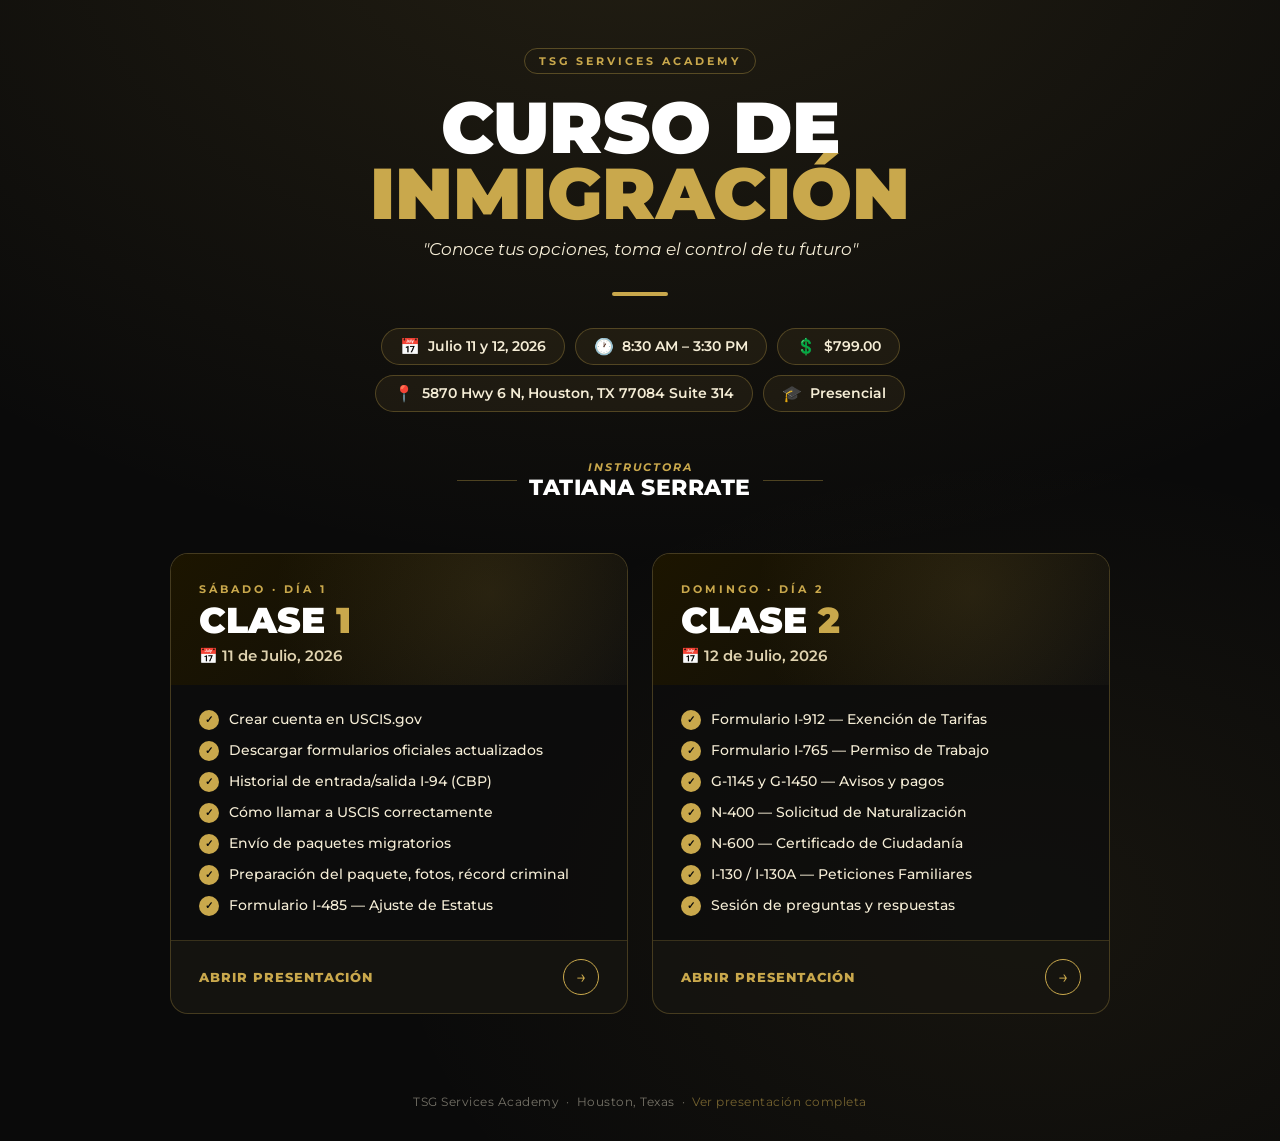
<file: index.html>
<!DOCTYPE html>
<html lang="es">
<head>
<meta charset="UTF-8">
<meta name="viewport" content="width=device-width, initial-scale=1.0">
<meta name="description" content="TSG Services Academy — Curso de Inmigración en Houston, Texas. Dos clases presenciales en español con Tatiana Serrate. Julio 11 y 12.">
<meta name="theme-color" content="#0D0D0D">
<meta property="og:title" content="TSG Services Academy — Curso de Inmigración">
<meta property="og:description" content="Curso presencial de inmigración en español con Tatiana Serrate en Houston, Texas. Julio 11 y 12.">
<meta property="og:type" content="website">
<meta property="og:locale" content="es_US">
<meta property="og:image" content="assets/flyer.jpg">
<meta name="twitter:card" content="summary_large_image">
<meta name="twitter:title" content="TSG Services Academy — Curso de Inmigración">
<meta name="twitter:description" content="Curso presencial de inmigración en español con Tatiana Serrate en Houston, Texas.">
<meta name="twitter:image" content="assets/flyer.jpg">
<title>TSG Services Academy — Curso de Inmigración</title>
<link href="https://fonts.googleapis.com/css2?family=Montserrat:wght@300;400;500;600;700;800;900&display=swap" rel="stylesheet">
<style>
:root {
  --black: #0D0D0D;
  --dark: #141414;
  --gold: #C9A84C;
  --gold-lt: #E8C46A;
  --gold-dk: #9A7A2E;
  --beige: #F5EDD6;
  --beige-dk: #E0D3B0;
  --white: #FFFFFF;
}
*, *::before, *::after { margin:0; padding:0; box-sizing:border-box; }
html { -webkit-text-size-adjust:100%; scroll-behavior:smooth; }
body {
  min-height:100vh;
  background: #0a0a0a;
  background-image:
    radial-gradient(ellipse 80% 60% at 50% -10%, rgba(201,168,76,.13), transparent),
    radial-gradient(ellipse 50% 40% at 80% 80%, rgba(201,168,76,.07), transparent);
  font-family:'Montserrat', sans-serif;
  color: var(--beige);
  color-scheme: dark;
}

/* ── HEADER ── */
header {
  padding: 48px 24px 0;
  text-align: center;
}
.academy-tag {
  display: inline-block;
  font-size: 11px; font-weight:700; letter-spacing:3px;
  text-transform:uppercase; color:var(--gold);
  border:1px solid rgba(201,168,76,.35);
  padding:5px 14px; border-radius:999px;
  margin-bottom:20px;
}
header h1 {
  font-size: clamp(32px, 7vw, 72px);
  font-weight:900; text-transform:uppercase;
  line-height:.92; color:var(--white);
  margin-bottom:10px;
}
header h1 span { color:var(--gold); }
header .subtitle {
  font-size:clamp(13px,1.6vw,17px);
  color:var(--beige); font-style:italic;
  max-width:520px; margin:0 auto 28px;
  line-height:1.6;
}
.gold-bar {
  width:56px; height:4px; background:var(--gold);
  margin:0 auto 32px; border-radius:2px;
}

/* ── META INFO ── */
.meta-strip {
  display:flex; flex-wrap:wrap; justify-content:center;
  gap:10px; max-width:700px; margin:0 auto 48px; padding:0 16px;
}
.meta-chip {
  display:flex; align-items:center; gap:8px;
  background:rgba(201,168,76,.08);
  border:1px solid rgba(201,168,76,.3);
  border-radius:999px; padding:8px 18px;
  font-size:clamp(12px,1.3vw,14px); font-weight:600; color:var(--beige);
}
.meta-chip .icon { font-size:16px; }

/* ── INSTRUCTOR ── */
.instructor-strip {
  display:flex; align-items:center; justify-content:center;
  gap:12px; margin-bottom:52px;
  flex-wrap:wrap;
}
.instructor-strip .line { width:60px; height:1px; background:rgba(201,168,76,.35); }
.instructor-strip .label {
  font-size:11px; font-weight:700; letter-spacing:2px;
  text-transform:uppercase; color:var(--gold); font-style:italic;
}
.instructor-strip .name {
  font-size:clamp(16px,2vw,22px); font-weight:800;
  color:var(--white); text-transform:uppercase;
  letter-spacing:.5px;
}

/* ── CLASS CARDS ── */
main {
  max-width:980px; margin:0 auto; padding:0 20px 80px;
  display:grid; grid-template-columns:1fr 1fr; gap:24px;
}
@media(max-width:680px){ main{ grid-template-columns:1fr; } }

.class-card {
  background:rgba(13,13,13,.7);
  border:1.5px solid rgba(201,168,76,.3);
  border-radius:18px; overflow:hidden;
  display:flex; flex-direction:column;
  transition:transform .25s ease, border-color .25s ease, box-shadow .25s ease;
  text-decoration:none;
}
.class-card:hover {
  transform:translateY(-5px);
  border-color:rgba(201,168,76,.7);
  box-shadow:0 16px 48px rgba(0,0,0,.5), 0 0 0 1px rgba(201,168,76,.15);
}
.card-header {
  background:linear-gradient(135deg, #1c1500, #0d0d0d);
  padding:28px 28px 20px;
  position:relative; overflow:hidden;
}
.card-header::before {
  content:'';
  position:absolute; inset:0;
  background:radial-gradient(circle at 70% 30%, rgba(201,168,76,.12), transparent 65%);
}
.card-day {
  font-size:11px; font-weight:700; letter-spacing:3px;
  text-transform:uppercase; color:var(--gold);
  margin-bottom:6px; position:relative;
}
.card-title {
  font-size:clamp(22px,3.5vw,36px); font-weight:900;
  text-transform:uppercase; color:var(--white);
  line-height:1; position:relative; margin-bottom:4px;
}
.card-title span { color:var(--gold); }
.card-date {
  font-size:clamp(12px,1.4vw,15px); color:var(--beige-dk);
  font-weight:600; position:relative; margin-top:8px;
}
.card-body {
  padding:24px 28px; flex:1; display:flex; flex-direction:column; gap:10px;
}
.card-topic {
  display:flex; align-items:flex-start; gap:10px;
}
.card-topic .dot {
  width:20px; height:20px; border-radius:50%;
  background:var(--gold); flex-shrink:0;
  display:flex; align-items:center; justify-content:center;
  color:var(--black); font-size:10px; font-weight:900; margin-top:1px;
}
.card-topic .txt {
  font-size:clamp(12px,1.25vw,14px); color:var(--beige);
  line-height:1.45; font-weight:500;
}
.card-cta {
  display:flex; align-items:center; justify-content:space-between;
  padding:18px 28px;
  border-top:1px solid rgba(201,168,76,.2);
  background:rgba(201,168,76,.04);
}
.card-cta .btn-label {
  font-size:13px; font-weight:800; text-transform:uppercase;
  letter-spacing:1px; color:var(--gold);
}
.card-cta .arrow {
  width:36px; height:36px; border-radius:50%;
  border:1.5px solid var(--gold);
  display:flex; align-items:center; justify-content:center;
  color:var(--gold); font-size:18px;
  transition:background .2s, color .2s;
}
.class-card:hover .arrow {
  background:var(--gold); color:var(--black);
}

/* ── FOOTER ── */
footer {
  text-align:center; padding:0 20px 32px;
  font-size:12px; color:rgba(245,237,214,.45);
  letter-spacing:.5px;
}
footer a { color:rgba(201,168,76,.55); text-decoration:none; }
</style>
</head>
<body>

<header>
  <div class="academy-tag">TSG Services Academy</div>
  <h1>CURSO DE<br><span>INMIGRACIÓN</span></h1>
  <p class="subtitle">"Conoce tus opciones, toma el control <em>de tu futuro</em>"</p>
  <div class="gold-bar"></div>
  <div class="meta-strip">
    <div class="meta-chip"><span class="icon">📅</span> Julio 11 y 12, 2026</div>
    <div class="meta-chip"><span class="icon">🕐</span> 8:30 AM – 3:30 PM</div>
    <div class="meta-chip"><span class="icon">💲</span> $799.00</div>
    <div class="meta-chip"><span class="icon">📍</span> 5870 Hwy 6 N, Houston, TX 77084 Suite 314</div>
    <div class="meta-chip"><span class="icon">🎓</span> Presencial</div>
  </div>
  <div class="instructor-strip">
    <div class="line"></div>
    <div>
      <div class="label">Instructora</div>
      <div class="name">Tatiana Serrate</div>
    </div>
    <div class="line"></div>
  </div>
</header>

<main>
  <!-- CLASE 1 -->
  <a class="class-card" href="clase1.html" id="btn-clase1">
    <div class="card-header">
      <div class="card-day">Sábado · Día 1</div>
      <div class="card-title">CLASE <span>1</span></div>
      <div class="card-date">📅 11 de Julio, 2026</div>
    </div>
    <div class="card-body">
      <div class="card-topic"><div class="dot">✓</div><div class="txt">Crear cuenta en USCIS.gov</div></div>
      <div class="card-topic"><div class="dot">✓</div><div class="txt">Descargar formularios oficiales actualizados</div></div>
      <div class="card-topic"><div class="dot">✓</div><div class="txt">Historial de entrada/salida I-94 (CBP)</div></div>
      <div class="card-topic"><div class="dot">✓</div><div class="txt">Cómo llamar a USCIS correctamente</div></div>
      <div class="card-topic"><div class="dot">✓</div><div class="txt">Envío de paquetes migratorios</div></div>
      <div class="card-topic"><div class="dot">✓</div><div class="txt">Preparación del paquete, fotos, récord criminal</div></div>
      <div class="card-topic"><div class="dot">✓</div><div class="txt">Formulario I-485 — Ajuste de Estatus</div></div>
    </div>
    <div class="card-cta">
      <span class="btn-label">Abrir Presentación</span>
      <span class="arrow">→</span>
    </div>
  </a>

  <!-- CLASE 2 -->
  <a class="class-card" href="clase2.html" id="btn-clase2">
    <div class="card-header">
      <div class="card-day">Domingo · Día 2</div>
      <div class="card-title">CLASE <span>2</span></div>
      <div class="card-date">📅 12 de Julio, 2026</div>
    </div>
    <div class="card-body">
      <div class="card-topic"><div class="dot">✓</div><div class="txt">Formulario I-912 — Exención de Tarifas</div></div>
      <div class="card-topic"><div class="dot">✓</div><div class="txt">Formulario I-765 — Permiso de Trabajo</div></div>
      <div class="card-topic"><div class="dot">✓</div><div class="txt">G-1145 y G-1450 — Avisos y pagos</div></div>
      <div class="card-topic"><div class="dot">✓</div><div class="txt">N-400 — Solicitud de Naturalización</div></div>
      <div class="card-topic"><div class="dot">✓</div><div class="txt">N-600 — Certificado de Ciudadanía</div></div>
      <div class="card-topic"><div class="dot">✓</div><div class="txt">I-130 / I-130A — Peticiones Familiares</div></div>
      <div class="card-topic"><div class="dot">✓</div><div class="txt">Sesión de preguntas y respuestas</div></div>
    </div>
    <div class="card-cta">
      <span class="btn-label">Abrir Presentación</span>
      <span class="arrow">→</span>
    </div>
  </a>
</main>

<footer>
  <p>TSG Services Academy &nbsp;·&nbsp; Houston, Texas &nbsp;·&nbsp;
    <a href="presentacion_completa.html">Ver presentación completa</a>
  </p>
</footer>

</body>
</html>
</file>
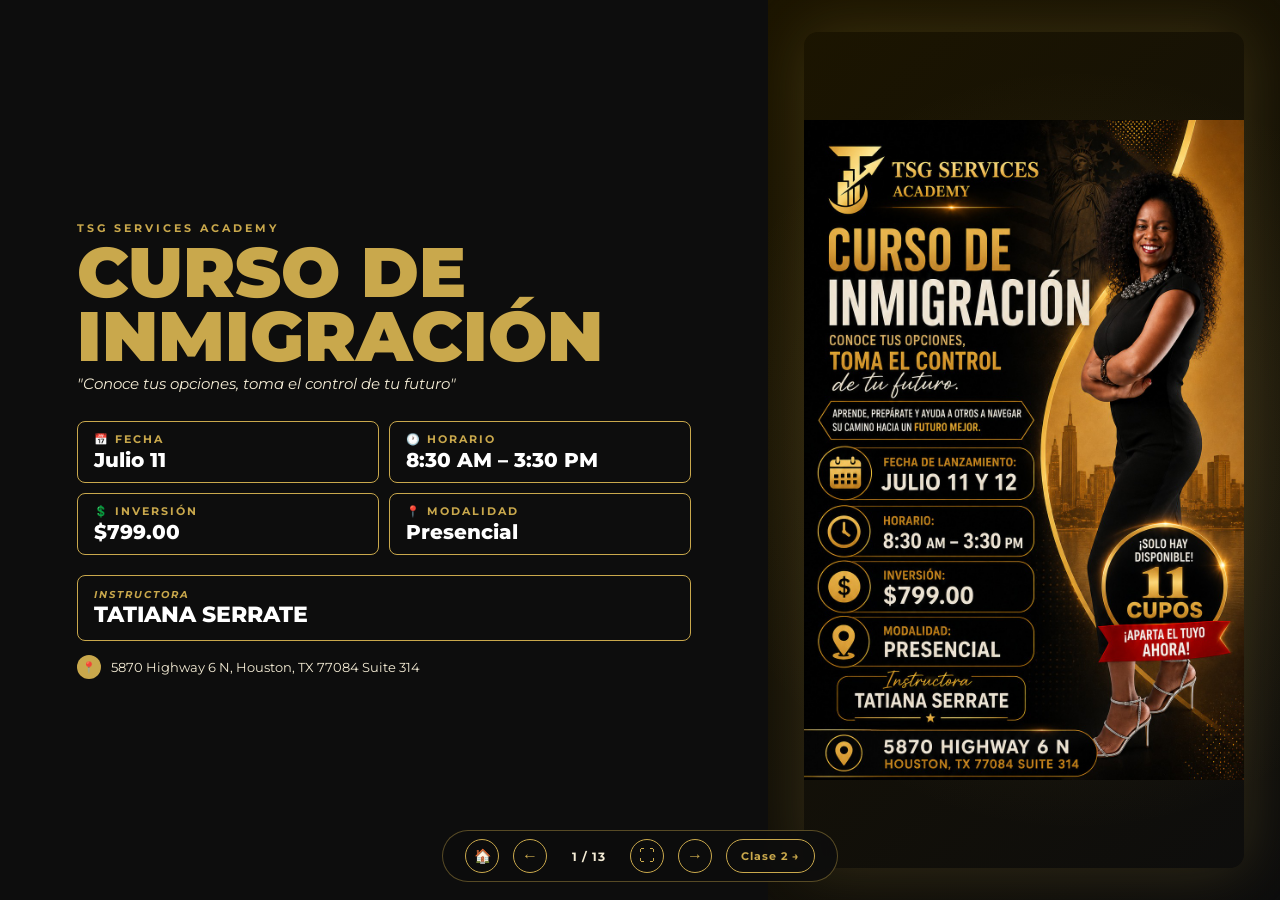
<file: clase1.html>
<!DOCTYPE html>
<html lang="es">
<head>
<meta charset="UTF-8">
<meta name="viewport" content="width=device-width, initial-scale=1.0">
<meta name="theme-color" content="#0D0D0D">
<title>TSG Services Academy — Clase 1 · Sábado 11 de Julio</title>
<link href="https://fonts.googleapis.com/css2?family=Montserrat:wght@300;400;500;600;700;800;900&display=swap" rel="stylesheet">
<link rel="stylesheet" href="shared.css">
</head>
<body>
<div class="deck">
<div class="slide active" id="s1">
  <div class="left">
    <div class="tag">TSG Services Academy</div>
    <h1>CURSO DE<br>INMIGRACIÓN</h1>
    <p class="subtitle">"Conoce tus opciones, toma el control <em>de tu futuro</em>"</p>
    <div class="info-grid">
      <div class="info-box"><div class="lbl">📅 Fecha</div><div class="val">Julio 11</div></div>
      <div class="info-box"><div class="lbl">🕐 Horario</div><div class="val">8:30 AM – 3:30 PM</div></div>
      <div class="info-box"><div class="lbl">💲 Inversión</div><div class="val">$799.00</div></div>
      <div class="info-box"><div class="lbl">📍 Modalidad</div><div class="val">Presencial</div></div>
    </div>
    <div class="inst-box"><div class="il">Instructora</div><div class="in">TATIANA SERRATE</div></div>
    <div class="addr"><div class="pin">📍</div><span>5870 Highway 6 N, Houston, TX 77084 Suite 314</span></div>
  </div>
  <div class="right">
    <img src="assets/flyer.jpg"
         alt="TSG Services Academy Flyer"
         width="1024" height="1536" decoding="async" fetchpriority="high"
         class="hero-flyer">
  </div>
</div>

<div class="slide" id="spromo">
  <div style="display:flex;flex-direction:column;height:100%;padding:3% 5%;">
    <div class="tag">Material Promocional</div>
    <h2 style="font-size:clamp(18px,3vw,38px);font-weight:900;text-transform:uppercase;line-height:1;margin-bottom:8px;">FLYER <span class="gold">PROMOCIONAL</span> DEL CURSO</h2>
    <div class="gold-bar" style="margin:8px 0 14px;"></div>
    <div style="flex:1;min-height:0;display:flex;align-items:center;justify-content:center;padding-bottom:74px;">
      <img src="assets/flyer.jpg"
           alt="Flyer TSG Services Academy — Curso de Inmigración Julio 11 y 12"
           style="max-height:100%;max-width:100%;object-fit:contain;border-radius:14px;box-shadow:0 0 60px rgba(201,168,76,0.25);"
           decoding="async">
    </div>
  </div>
</div>

<div class="slide" id="s2">
  <div class="left">
    <div class="tag">Sobre Nosotros</div>
    <h2 style="font-size:clamp(22px,4vw,52px);font-weight:900;text-transform:uppercase;line-height:1;color:var(--white);">
      <span class="gold">SOBRE</span> TSG<br>SERVICES ACADEMY
    </h2>
    <div class="gold-bar"></div>
    <p style="font-size:clamp(12px,1.4vw,16px);color:var(--beige);line-height:1.7;max-width:460px;">
      Comprometida con la educación y el empoderamiento de la comunidad hispana en Houston, Texas. Cursos prácticos, en español, diseñados para que cada persona pueda entender y gestionar su propio proceso migratorio con confianza.
    </p>
  </div>
  <div class="right">
    <p class="bio">
      TSG Academy fue fundada por una mujer visionaria, comprometida con la educación y el empoderamiento de su comunidad. Con años de experiencia en procesos migratorios y una trayectoria ayudando a cientos de personas a entender y presentar sus propios casos ante USCIS y la corte de inmigración.
    </p>
    <div class="inst-tag">
      <div class="itl">Instructora</div>
      <div class="itn">TATIANA SERRATE</div>
    </div>
  </div>
</div>

<div class="slide" id="s3">
  <div class="tag">Contenido del curso</div>
  <h2 style="font-size:clamp(20px,3.5vw,44px);font-weight:900;text-transform:uppercase;line-height:1;"><span class="gold">EN ESTE CURSO</span> APRENDERÁS</h2>
  <div class="gold-bar"></div>
  <div class="audience">
    <span style="font-size:22px;">👥</span>
    <p>Para quienes quieren tomar el control de su proceso y ayudar a otros</p>
  </div>
  <div class="grid">
    <div>
</div>
      <div class="check-row"><div class="dot">✓</div><div class="txt">Cómo llamar a USCIS correctamente</div></div>
      <div class="check-row"><div class="dot">✓</div><div class="txt">Cómo confeccionar tu paquete migratorio</div></div>
    </div>
    <div>
      <div class="check-row"><div class="dot">✓</div><div class="txt">Cómo solicitar tu récord criminal</div></div>
      <div class="check-row"><div class="dot">✓</div><div class="txt">Cómo hacer fotos de visas/pasaporte</div></div>
      <div class="check-row"><div class="dot">✓</div><div class="txt">Cómo obtener tu I-94</div></div>
      <div class="check-row"><div class="dot">✓</div><div class="txt">Cómo buscar los costos de cada trámite</div></div>
      <div class="check-row"><div class="dot">✓</div><div class="txt">Cómo crear labels de envío USPS</div></div>
      <div class="check-row"><div class="dot">✓</div><div class="txt">Formularios I-485, I-912, I-765, I-130, N-400 y más</div></div>
    </div>
  </div>
</div>

<div class="slide" id="s4">
  <div class="tag">Estructura del curso</div>
  <h2 style="font-size:clamp(18px,3vw,38px);font-weight:900;text-transform:uppercase;line-height:1;">PROGRAMA DEL CURSO — <span class="gold">2 DÍAS INTENSIVOS</span></h2>
  <div class="days">
    <div>
      <div class="day-hdr"><h3>CLASE #1</h3><span class="dt">SÁBADO 11 DE JULIO</span></div>
      <div class="day-sub">Desde cómo crear una cuenta en USCIS hasta el Formulario I-485 (Ajuste de Estatus).</div>
      <table class="ftable" style="border-radius:0 0 8px 8px;overflow:hidden;">
        <thead><tr><th>Tema</th><th>Descripción</th></tr></thead>
        <tbody>
          <tr><td>Cuenta USCIS.gov</td><td>Registro paso a paso en la página oficial</td></tr>
          <tr><td>Descargar Formularios</td><td>Formularios oficiales actualizados desde USCIS</td></tr>
          <tr><td>Historial I-94</td><td>Buscar historial de entrada/salida (CBP)</td></tr>
          <tr><td>Llamar a USCIS</td><td>Menús, extensiones y acceso a agente en vivo</td></tr>
          <tr><td>Envío de Paquetes</td><td>Dónde y cómo enviar paquetes migratorios</td></tr>
          <tr><td>Preparación</td><td>Organizar paquete, fotos, récord criminal, costos</td></tr>
          <tr><td>Labels USPS</td><td>Crear etiquetas de envío USPS</td></tr>
          <tr><td>Formulario I-485</td><td>Ajuste de Estatus — documentación y pruebas</td></tr>
        </tbody>
      </table>
    </div>
  </div>
</div>

<div class="slide" id="s5">
  <div class="main">
    <div class="tag">Clase 1 — Día 1</div>
    <h2 style="font-size:clamp(20px,3.2vw,40px);font-weight:900;text-transform:uppercase;line-height:1;">NAVEGANDO EL <span class="gold">SISTEMA USCIS</span></h2>
    <div class="gold-bar"></div>
    <div class="step-list">
      <div class="num-row step-card"><div class="num">1</div><div><h4>Crear cuenta en USCIS.gov</h4><p>Registro paso a paso en la plataforma oficial de USCIS.</p></div></div>
      <div class="num-row step-card"><div class="num">2</div><div><h4>Descargar formularios actualizados</h4><p>Cómo obtener cualquier formulario directamente desde USCIS.gov/forms.</p></div></div>
      <div class="num-row step-card"><div class="num">3</div><div><h4>Historial de entrada/salida I-94 (CBP)</h4><p>Acceder, descargar e imprimir tu registro de entrada/salida del país.</p></div></div>
      <div class="num-row step-card"><div class="num">4</div><div><h4>Llamar a USCIS correctamente</h4><p>Menús, extensiones y técnicas para hablar con un agente en vivo.</p></div></div>
      <div class="num-row step-card"><div class="num">5</div><div><h4>Dónde enviar tu paquete migratorio</h4><p>Cada formulario tiene su propia dirección de envío según tipo, motivo y estado.</p></div></div>
    </div>
  </div>
  <div class="sidebar">
    <h3>ENLACES OFICIALES</h3>
    <a class="link-btn" href="https://www.uscis.gov" target="_blank"><span class="link-icon" aria-hidden="true">🌐</span><span class="link-label">USCIS.GOV</span></a>
    <a class="link-btn" href="https://www.uscis.gov/forms/all-forms" target="_blank"><span class="link-icon" aria-hidden="true">📄</span><span class="link-label">FORMULARIOS</span></a>
    <a class="link-btn" href="https://i94.cbp.dhs.gov/home" target="_blank"><span class="link-icon" aria-hidden="true">🛂</span><span class="link-label">PORTAL I-94</span></a>
  </div>
</div>

<div class="slide" id="s6">
  <div class="tag">Clase 1 — Temas 1 & 2</div>
  <h2 style="font-size:clamp(18px,3vw,38px);font-weight:900;text-transform:uppercase;line-height:1;"><span class="gold">CREAR CUENTA</span> EN USCIS.GOV &amp; DESCARGAR FORMULARIOS</h2>
  <div class="gold-bar"></div>
  <div class="panels">
    <div class="panel">
      <h3>🔑 Cómo crear tu cuenta en USCIS.gov</h3>
      <p>Ingresa a <strong style="color:var(--gold);">www.uscis.gov</strong> y selecciona "Crear cuenta". Necesitarás un correo electrónico válido y crear una contraseña segura. Una vez registrado, puedes rastrear casos, recibir notificaciones y acceder a formularios en línea directamente desde tu perfil.</p>
      <div style="margin-top:12px;">
        <a class="link-btn" href="https://www.uscis.gov" target="_blank">🌐 Ir a USCIS.GOV</a>
      </div>
    </div>
    <div class="panel">
      <h3>📄 Cómo descargar formularios oficiales</h3>
      <p>Visita <strong style="color:var(--gold);">uscis.gov/forms/all-forms</strong> para descargar cualquier formulario directamente desde la fuente oficial. Siempre usa formularios de USCIS.gov — versiones de terceros pueden estar desactualizadas o incorrectas y causar rechazo de tu solicitud.</p>
      <div style="margin-top:12px;">
        <a class="link-btn" href="https://www.uscis.gov/forms/all-forms" target="_blank">📋 Ver todos los formularios</a>
      </div>
    </div>
  </div>
</div>

<div class="slide" id="s7">
  <div class="tag">Clase 1 — Temas 3 & 4</div>
  <h2 style="font-size:clamp(18px,3vw,38px);font-weight:900;text-transform:uppercase;line-height:1;">HISTORIAL DE ENTRADA/SALIDA <span class="gold">I-94</span></h2>
  <div class="gold-bar"></div>
  <div class="panels">
    <div class="panel">
      <h3>🛂 Historial de entrada/salida I-94 (CBP)</h3>
      <p>El I-94 es el registro oficial de tu última entrada a los Estados Unidos. Para descargarlo, visita <strong style="color:var(--gold);">i94.cbp.dhs.gov/home</strong>. Puedes ver la fecha de tu último ingreso, el puerto de entrada y el estatus con el que entraste. Este documento es requerido en muchos trámites de USCIS.</p>
      <div style="margin-top:12px;">
        <a class="link-btn" href="https://i94.cbp.dhs.gov/home" target="_blank">🛂 Portal I-94 (CBP)</a>
      </div>
    </div>
    
  </div>
</div>

<div class="slide" id="s8">
  <div class="left">
    <div class="tag">Clase 1 — Tema 5</div>
    <h2 style="font-size:clamp(20px,3.5vw,44px);font-weight:900;text-transform:uppercase;line-height:1;">CÓMO LLAMAR A <span class="gold">USCIS</span> CORRECTAMENTE</h2>
    <div class="gold-bar"></div>
    <div class="num-row"><div class="num" style="background:transparent;border:2px solid var(--gold);">1</div><div><h4>Prepara tu información</h4><p>Ten a la mano tu número de caso (receipt number) o A-number, nombre completo y fecha de nacimiento antes de llamar.</p></div></div>
    <div class="num-row"><div class="num" style="background:transparent;border:2px solid var(--gold);">2</div><div><h4>Navega el menú correctamente</h4><p>Escucha las opciones con calma. Generalmente la opción para hablar con un agente en vivo está al final del menú o presionando "0" repetidamente.</p></div></div>
    <div class="num-row"><div class="num" style="background:transparent;border:2px solid var(--gold);">3</div><div><h4>Mejor horario para llamar</h4><p>Llama en las primeras horas de la mañana (8–10 AM hora del este) para menor tiempo de espera.</p></div></div>
    <div class="num-row"><div class="num" style="background:transparent;border:2px solid var(--gold);">4</div><div><h4>Toma notas</h4><p>Anota el nombre del agente, el número de referencia de la llamada, la fecha y hora, y cualquier información que te den.</p></div></div>
  </div>
  <div class="right">
    <div class="phone-box">
      <div class="phl">Número oficial USCIS</div>
      <div class="phnum">1-800-375-5283</div>
    </div>
    <div class="panel" style="margin-top:0;">
      <h3>⚠️ Importante</h3>
      <p>USCIS nunca te pedirá dinero por teléfono. Si alguien lo hace, es una estafa. Solo utiliza el número oficial.</p>
    </div>
  </div>
</div>

<div class="slide" id="s9">
  <div class="tag">Clase 1 — Tema 6</div>
  <h2 style="font-size:clamp(18px,3vw,38px);font-weight:900;text-transform:uppercase;line-height:1;">CÓMO SABER A DÓNDE ENVIAR TU <span class="gold">PAQUETE MIGRATORIO</span></h2>
  <div class="gold-bar"></div>
  <p style="font-size:clamp(11px,1.3vw,15px);color:var(--beige);margin-bottom:0;">Cada formulario tiene su propia dirección de envío. La dirección correcta depende de varios factores:</p>
  <div class="factors">
    <div class="factor"><div class="fnum">01</div><h4>Tipo de Formulario</h4><p>Cada formulario (I-485, I-130, I-765, etc.) tiene su propia dirección de envío designada por USCIS.</p></div>
    <div class="factor"><div class="fnum">02</div><h4>Motivo de la Solicitud</h4><p>Ajuste de estatus, petición familiar, permiso de trabajo — cada motivo puede requerir enviar a un centro diferente.</p></div>
    <div class="factor"><div class="fnum">03</div><h4>Modalidad de Envío</h4><p>Si envías por correo postal (USPS, FedEx, UPS) o si presentas en línea a través de myUSCIS, la dirección cambia.</p></div>
    <div class="factor"><div class="fnum">04</div><h4>Estado de Residencia</h4><p>Tu estado de residencia determina cuál Centro de Servicio USCIS debe recibir tu paquete.</p></div>
  </div>
  <div class="actions">
    <a class="link-btn" href="https://www.uscis.gov/forms" target="_blank">📍 Consultar dirección por formulario en USCIS.gov</a>
    <a class="link-btn" href="https://www.uscis.gov/forms/filing-fees" target="_blank">💲 Consultar tarifas actualizadas</a>
  </div>
</div>

<div class="slide" id="s10">
  <div class="tag">Clase 1 — Preparación</div>
  <h2 style="font-size:clamp(18px,3vw,38px);font-weight:900;text-transform:uppercase;line-height:1;">PREPARACIÓN Y <span class="gold">ENVÍO DE PAQUETES</span></h2>
  <div class="gold-bar"></div>
  <div class="prep">
    <div class="prep-card">
      <div class="picon">📦</div>
      <h4>Cómo organizar tu paquete migratorio</h4>
      <ul>
        <li>Cada formulario tiene su propia dirección de envío</li>
        <li>Depende del tipo de formulario, motivo y estado</li>
        <li>Crea labels de envío USPS con confirmación de entrega</li>
        <li>Incluye copia de todo lo que envías</li>
      </ul>
    </div>
    <div class="prep-card">
      <div class="picon">📷</div>
      <h4>Cómo hacer fotos de pasaporte/visa</h4>
      <ul>
        <li>Fondo blanco liso, sin sombras</li>
        <li>Tamaño: 2×2 pulgadas (51×51 mm)</li>
        <li>Rostro centrado, ojos abiertos, expresión neutral</li>
        <li>Sin lentes de sol, sin sombrero (excepto religioso)</li>
        <li>Foto reciente (últimos 6 meses)</li>
      </ul>
    </div>
    <div class="prep-card">
      <div class="picon">🔍</div>
      <h4>Cómo sacar récord criminal</h4>
      <ul>
        <li>Proceso para obtener tus antecedentes penales</li>
        <li>Formulario FD-258 — huellas dactilares</li>
        <li>Se solicita a través del FBI Identity History</li>
        <li>Requerido en varios trámites de USCIS</li>
      </ul>
    </div>
    <div class="prep-card">
      <div class="picon">💲</div>
      <h4>Dónde buscar costos USCIS</h4>
      <ul>
        <li>Consulta tarifas actualizadas en USCIS.gov</li>
        <li>Los costos cambian — siempre verifica antes de enviar</li>
        <li>Opciones de pago: money order, cheque, tarjeta (G-1450)</li>
        <li>Puedes solicitar exención de tarifas (Formulario I-912)</li>
      </ul>
    </div>
  </div>
</div>

<div class="slide" id="s11">
  <div class="left">
    <div class="tag">Clase 1 — Formulario Principal</div>
    <div class="form-badge">I-485</div>
    <h2 style="font-size:clamp(18px,3vw,38px);font-weight:900;text-transform:uppercase;line-height:1.1;color:var(--white);">AJUSTE DE <span class="gold">ESTATUS</span></h2>
    <div class="gold-bar"></div>
    <p style="font-size:clamp(12px,1.4vw,16px);color:var(--beige);line-height:1.7;max-width:460px;">
      El Formulario I-485 es la solicitud para ajustar tu estatus migratorio y convertirte en residente permanente (Green Card) <strong style="color:var(--gold);">sin salir de los Estados Unidos</strong>.
    </p>
    <div style="margin-top:20px;">
      <a class="link-btn" href="https://www.uscis.gov/i-485" target="_blank" style="display:inline-flex;">📥 Descargar Formulario I-485</a>
    </div>
  </div>
  <div class="right">
    <div>
      <h3>📁 Documentación necesaria</h3>
      <ul>
        <li>Formulario I-485 completamente llenado</li>
        <li>Fotos de pasaporte (2 fotos)</li>
        <li>Copia del pasaporte vigente</li>
        <li>Formulario I-94 (historial de entrada)</li>
        <li>Examen médico — Formulario I-693</li>
      </ul>
    </div>
    <div>
      <h3>✅ Pruebas de elegibilidad</h3>
      <ul>
        <li>Petición familiar aprobada (I-130)</li>
        <li>Aprobación de asilo</li>
        <li>Visa de diversidad (lotería)</li>
        <li>Otra base de elegibilidad aplicable</li>
      </ul>
    </div>
  </div>
</div>

<div class="slide" id="s16" style="flex-direction:column;background:var(--black);align-items:center;justify-content:center;text-align:center;padding:5%;">
  <div style="max-width:680px;width:100%;">
    <div class="tag" style="margin-bottom:18px;">Clase 1 — Sábado 11 de Julio</div>

    <!-- Big "Continuará..." headline -->
    <div style="font-size:clamp(48px,10vw,110px);font-weight:900;color:var(--gold);line-height:1;letter-spacing:-1px;margin-bottom:6px;">
      Continuará…
    </div>
    <div class="gold-bar" style="margin:18px auto 22px;"></div>

    <p style="font-size:clamp(15px,2vw,22px);color:var(--white);font-weight:700;text-transform:uppercase;letter-spacing:.5px;margin-bottom:10px;">
      ¡Excelente trabajo hoy!
    </p>
    <p style="font-size:clamp(13px,1.5vw,17px);color:var(--beige);line-height:1.7;margin-bottom:32px;">
      Hemos cubierto los fundamentos del sistema USCIS y el Formulario I-485.<br>
      Mañana completamos el curso con los formularios restantes.
    </p>

    <!-- Teaser of what's coming -->
    <div style="background:rgba(201,168,76,.08);border:1.5px solid rgba(201,168,76,.3);border-radius:12px;padding:20px 28px;margin-bottom:28px;text-align:left;">
      <div style="font-size:11px;font-weight:700;letter-spacing:3px;text-transform:uppercase;color:var(--gold);margin-bottom:12px;">Mañana en Clase 2 — Domingo 12 de Julio</div>
      <div class="check-row"><div class="dot">→</div><div class="txt">I-912 · I-765 · G-1145 · G-1450</div></div>
      <div class="check-row"><div class="dot">→</div><div class="txt">N-400 — Solicitud de Naturalización</div></div>
      <div class="check-row"><div class="dot">→</div><div class="txt">I-130 / I-130A — Peticiones Familiares</div></div>
      <div class="check-row" style="margin-bottom:0;"><div class="dot">→</div><div class="txt">Sesión de preguntas y respuestas</div></div>
    </div>

    <a href="clase2.html" style="display:inline-flex;align-items:center;gap:10px;background:var(--gold);color:var(--black);font-weight:900;font-size:clamp(13px,1.5vw,16px);text-transform:uppercase;letter-spacing:1px;padding:14px 28px;border-radius:999px;text-decoration:none;transition:.2s;">
      Ir a Clase 2 &rarr;
    </a>
  </div>
</div>
</div><!-- /deck -->

<nav class="nav" role="group" aria-label="Navegación de diapositivas">
  <a href="index.html" id="homeBtn" aria-label="Volver al inicio" style="background:transparent;border:1.5px solid var(--gold);color:var(--gold);width:34px;height:34px;border-radius:50%;font-size:14px;cursor:pointer;display:flex;align-items:center;justify-content:center;transition:.2s;text-decoration:none;" title="Inicio">🏠</a>
  <button type="button" aria-label="Diapositiva anterior" onclick="go(-1)">&#8592;</button>
  <span class="ctr" id="ctr" aria-live="polite">1 / 13</span>
  <button type="button" id="fsBtn" aria-label="Entrar en pantalla completa">&#9974;</button>
  <button type="button" aria-label="Diapositiva siguiente" onclick="go(1)">&#8594;</button>
  <a href="clase2.html" id="otherClassBtn" style="background:transparent;border:1.5px solid var(--gold);color:var(--gold);padding:0 14px;height:34px;border-radius:50px;font-size:11px;font-weight:700;letter-spacing:1px;cursor:pointer;display:flex;align-items:center;justify-content:center;transition:.2s;text-decoration:none;white-space:nowrap;">Clase 2 →</a>
</nav>
<div class="lightbox" id="lightbox" hidden aria-hidden="true">
  <div class="lightbox-backdrop" data-close-preview></div>
  <div class="lightbox-panel">
    <button type="button" class="lightbox-nav desktop" id="lightboxPrev" aria-label="Flyer anterior">&#8592;</button>
    <div class="lightbox-stage" role="dialog" aria-modal="true" aria-labelledby="lightboxTitle">
      <button type="button" class="lightbox-close" id="lightboxClose" aria-label="Cerrar vista ampliada">&#10005;</button>
      <figure class="lightbox-figure">
        <img class="lightbox-image" id="lightboxImage" alt="">
        <figcaption class="lightbox-meta">
          <div>
            <strong id="lightboxTitle">Flyer promocional</strong>
            <span>Vista ampliada del material promocional</span>
          </div>
          <div class="lightbox-count" id="lightboxCount">1 / 7</div>
        </figcaption>
      </figure>
      <div class="lightbox-nav-row">
        <button type="button" class="lightbox-nav" id="lightboxPrevMobile" aria-label="Flyer anterior">&#8592;</button>
        <button type="button" class="lightbox-nav" id="lightboxNextMobile" aria-label="Flyer siguiente">&#8594;</button>
      </div>
    </div>
    <button type="button" class="lightbox-nav desktop" id="lightboxNext" aria-label="Siguiente flyer">&#8594;</button>
  </div>
</div>
<script>

const baseTitle = 'TSG Services Academy — Curso de Inmigración';
const slides = document.querySelectorAll('.slide');
const ctr = document.getElementById('ctr');
const deck = document.querySelector('.deck');
const fsBtn = document.getElementById('fsBtn');
const lightbox = document.getElementById('lightbox');
const lightboxImage = document.getElementById('lightboxImage');
const lightboxTitle = document.getElementById('lightboxTitle');
const lightboxCount = document.getElementById('lightboxCount');
const lightboxClose = document.getElementById('lightboxClose');
const lightboxPrev = document.getElementById('lightboxPrev');
const lightboxNext = document.getElementById('lightboxNext');
const lightboxPrevMobile = document.getElementById('lightboxPrevMobile');
const lightboxNextMobile = document.getElementById('lightboxNextMobile');
const previewTriggers = Array.from(document.querySelectorAll('[data-preview-src]'));
let cur = 0;
let touchStartX = 0;
let touchStartY = 0;
let previewIndex = -1;
let previewReturnFocus = null;

function slideTitle(slide, index) {
  const title = slide.querySelector('h1, h2');
  return title ? title.textContent.replace(/\s+/g, ' ').trim() : `Diapositiva ${index + 1}`;
}

function findSlideIndexById(id) {
  return Array.from(slides).findIndex(slide => slide.id === id);
}

function getPreviewAlt(trigger) {
  return trigger.querySelector('img')?.alt || trigger.dataset.previewTitle || 'Flyer promocional';
}

function getPreviewGroupItems(trigger) {
  const group = trigger.dataset.previewGroup || 'default';
  return previewTriggers.filter(item => (item.dataset.previewGroup || 'default') === group);
}

function syncPreview() {
  const trigger = previewTriggers[previewIndex];
  if (!trigger) return;
  const groupItems = getPreviewGroupItems(trigger);
  const groupPosition = groupItems.indexOf(trigger);
  lightboxImage.src = trigger.dataset.previewSrc;
  lightboxImage.alt = getPreviewAlt(trigger);
  lightboxTitle.textContent = trigger.dataset.previewTitle || getPreviewAlt(trigger);
  lightboxCount.textContent = `${groupPosition + 1} / ${groupItems.length}`;
  const hasMultiple = groupItems.length > 1;
  lightboxPrev.hidden = !hasMultiple;
  lightboxNext.hidden = !hasMultiple;
  lightboxPrevMobile.hidden = !hasMultiple;
  lightboxNextMobile.hidden = !hasMultiple;
}

function openPreview(nextIndex) {
  previewIndex = nextIndex;
  previewReturnFocus = previewTriggers[nextIndex];
  syncPreview();
  lightbox.hidden = false;
  lightbox.setAttribute('aria-hidden', 'false');
  lightboxClose.focus({ preventScroll:true });
}

function closePreview() {
  lightbox.hidden = true;
  lightbox.setAttribute('aria-hidden', 'true');
  lightboxImage.removeAttribute('src');
  if (previewReturnFocus) previewReturnFocus.focus({ preventScroll:true });
  previewIndex = -1;
}

function movePreview(step) {
  const trigger = previewTriggers[previewIndex];
  if (!trigger) return;
  const groupItems = getPreviewGroupItems(trigger);
  const currentGroupIndex = groupItems.indexOf(trigger);
  const nextTrigger = groupItems[(currentGroupIndex + step + groupItems.length) % groupItems.length];
  previewIndex = Number(nextTrigger.dataset.previewIndex);
  syncPreview();
}

function syncDeckState(updateHash = true) {
  ctr.textContent = (cur + 1) + ' / ' + slides.length;
  document.title = `${baseTitle} — ${slideTitle(slides[cur], cur)}`;
  if (!updateHash) return;
  const nextHash = `#${slides[cur].id}`;
  if (window.location.hash !== nextHash) {
    history.replaceState(null, '', nextHash);
  }
}

slides.forEach((slide, index) => {
  slide.tabIndex = -1;
  slide.setAttribute('role', 'region');
  slide.setAttribute('aria-label', slideTitle(slide, index));
  slide.setAttribute('aria-hidden', index === cur ? 'false' : 'true');
});
previewTriggers.forEach((trigger, index) => {
  trigger.dataset.previewIndex = index;
  trigger.setAttribute('aria-label', `${getPreviewAlt(trigger)} — ampliar vista`);
  trigger.addEventListener('click', () => openPreview(index));
});
document.querySelectorAll('a[target="_blank"]').forEach(link => {
  link.rel = 'noopener noreferrer';
});
function show(n, { updateHash = true, focus = true } = {}) {
  slides[cur].classList.remove('active');
  slides[cur].setAttribute('aria-hidden', 'true');
  cur = ((n % slides.length) + slides.length) % slides.length;
  slides[cur].classList.add('active');
  slides[cur].setAttribute('aria-hidden', 'false');
  syncDeckState(updateHash);
  if (focus) slides[cur].focus({ preventScroll:true });
}
function go(d) { show(cur + d); }
async function toggleFullscreen() {
  try {
    if (!document.fullscreenElement) {
      await document.documentElement.requestFullscreen();
    } else {
      await document.exitFullscreen();
    }
  } catch (err) {
    console.warn('No se pudo cambiar a pantalla completa.', err);
  }
}

function syncFullscreenButton() {
  const isFullscreen = Boolean(document.fullscreenElement);
  fsBtn.setAttribute('aria-label', isFullscreen ? 'Salir de pantalla completa' : 'Entrar en pantalla completa');
  fsBtn.innerHTML = isFullscreen ? '&#x2715;' : '&#9974;';
}

document.addEventListener('keydown', e => {
  if (!lightbox.hidden) {
    if (e.key === 'Escape') {
      e.preventDefault();
      closePreview();
    } else if (e.key === 'ArrowRight') {
      e.preventDefault();
      movePreview(1);
    } else if (e.key === 'ArrowLeft') {
      e.preventDefault();
      movePreview(-1);
    }
    return;
  }
  if (e.target.closest('a, button, input, textarea, select')) return;
  if (e.key === 'ArrowRight' || e.code === 'Space') {
    e.preventDefault();
    go(1);
  } else if (e.key === 'ArrowLeft') {
    e.preventDefault();
    go(-1);
  } else if (e.key === 'Home') {
    e.preventDefault();
    show(0);
  } else if (e.key === 'End') {
    e.preventDefault();
    show(slides.length - 1);
  } else if (e.key.toLowerCase() === 'f') {
    e.preventDefault();
    toggleFullscreen();
  }
});

deck.addEventListener('touchstart', e => {
  if (e.target.closest('a, button, input, textarea, select')) return;
  const touch = e.changedTouches[0];
  touchStartX = touch.clientX;
  touchStartY = touch.clientY;
}, { passive:true });

deck.addEventListener('touchend', e => {
  if (e.target.closest('a, button, input, textarea, select')) return;
  const touch = e.changedTouches[0];
  const deltaX = touch.clientX - touchStartX;
  const deltaY = touch.clientY - touchStartY;
  if (Math.abs(deltaX) < 60 || Math.abs(deltaY) > 40) return;
  if (deltaX < 0) go(1);
  if (deltaX > 0) go(-1);
}, { passive:true });

window.addEventListener('hashchange', () => {
  const slideId = window.location.hash.replace(/^#/, '');
  const nextIndex = slideId ? findSlideIndexById(slideId) : 0;
  if (nextIndex >= 0 && nextIndex !== cur) {
    show(nextIndex, { updateHash:false });
  }
});
document.addEventListener('fullscreenchange', syncFullscreenButton);
fsBtn.addEventListener('click', toggleFullscreen);
lightbox.addEventListener('click', e => {
  if (e.target.hasAttribute('data-close-preview')) closePreview();
});
lightboxClose.addEventListener('click', closePreview);
lightboxPrev.addEventListener('click', () => movePreview(-1));
lightboxNext.addEventListener('click', () => movePreview(1));
lightboxPrevMobile.addEventListener('click', () => movePreview(-1));
lightboxNextMobile.addEventListener('click', () => movePreview(1));

const initialSlideId = window.location.hash.replace(/^#/, '');
const initialIndex = initialSlideId ? findSlideIndexById(initialSlideId) : 0;
if (initialIndex > 0) {
  show(initialIndex, { updateHash:false, focus:false });
} else {
  syncDeckState(Boolean(initialSlideId));
}
syncFullscreenButton();

</script>
</body>
</html>
</file>
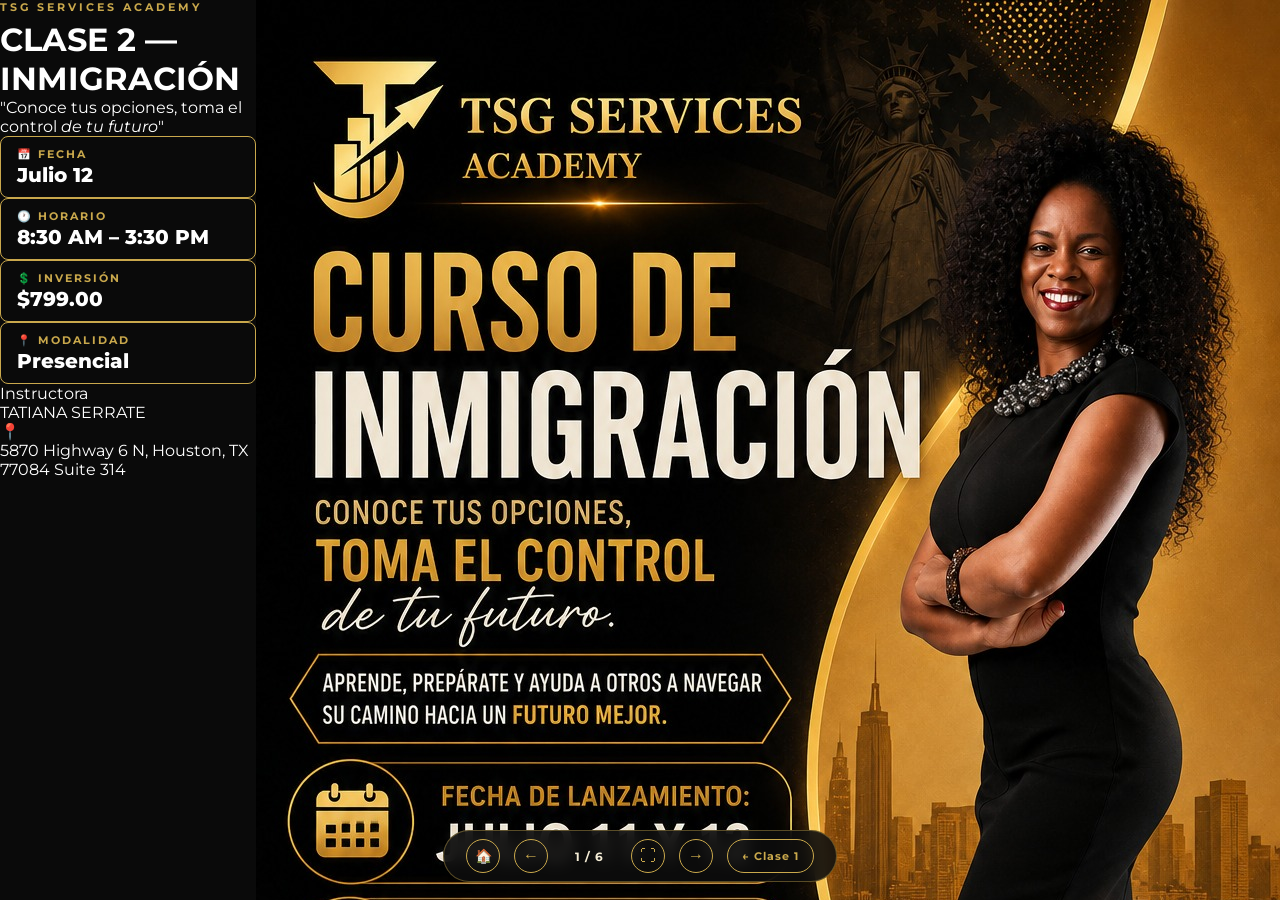
<file: clase2.html>
<!DOCTYPE html>
<html lang="es">
<head>
<meta charset="UTF-8">
<meta name="viewport" content="width=device-width, initial-scale=1.0">
<meta name="theme-color" content="#0D0D0D">
<title>TSG Services Academy — Clase 2 · Domingo 12 de Julio</title>
<link href="https://fonts.googleapis.com/css2?family=Montserrat:wght@300;400;500;600;700;800;900&display=swap" rel="stylesheet">
<link rel="stylesheet" href="shared.css">
</head>
<body>
<div class="deck">
<div class="slide active" id="s1c2">
  <div class="left">
    <div class="tag">TSG Services Academy</div>
    <h1>CLASE 2 —<br>INMIGRACIÓN</h1>
    <p class="subtitle">"Conoce tus opciones, toma el control <em>de tu futuro</em>"</p>
    <div class="info-grid">
      <div class="info-box"><div class="lbl">📅 Fecha</div><div class="val">Julio 12</div></div>
      <div class="info-box"><div class="lbl">🕐 Horario</div><div class="val">8:30 AM – 3:30 PM</div></div>
      <div class="info-box"><div class="lbl">💲 Inversión</div><div class="val">$799.00</div></div>
      <div class="info-box"><div class="lbl">📍 Modalidad</div><div class="val">Presencial</div></div>
    </div>
    <div class="inst-box"><div class="il">Instructora</div><div class="in">TATIANA SERRATE</div></div>
    <div class="addr"><div class="pin">📍</div><span>5870 Highway 6 N, Houston, TX 77084 Suite 314</span></div>
  </div>
  <div class="right">
    <img src="assets/flyer.jpg"
         alt="TSG Services Academy Flyer"
         width="1024" height="1536" decoding="async" fetchpriority="high"
         class="hero-flyer">
  </div>
</div>

<div class="slide" id="s12">
  <div class="tag">Clase 2 — Día 2</div>
  <h2 style="font-size:clamp(18px,3vw,38px);font-weight:900;text-transform:uppercase;line-height:1;">FORMULARIOS <span class="gold">ESENCIALES</span> DE INMIGRACIÓN</h2>
  <div class="gold-bar"></div>
  <div class="forms-grid">
    <div class="form-card"><div class="fid">I-912</div><h4>Exención de Tarifas</h4><p>Solicita la exención del pago de las tarifas de USCIS si cumples con los requisitos de ingresos bajos.</p><div style="margin-top:10px;"><a class="link-btn" href="https://www.uscis.gov/i-912" target="_blank">↗ Descargar I-912</a></div></div>
    <div class="form-card"><div class="fid">I-765</div><h4>Permiso de Trabajo</h4><p>Autorización de Empleo (EAD). Permite trabajar legalmente en los EE.UU. mientras tu caso está en proceso.</p><div style="margin-top:10px;"><a class="link-btn" href="https://www.uscis.gov/i-765" target="_blank">↗ Descargar I-765</a></div></div>
    <div class="form-card"><div class="fid">G-1145</div><h4>Aviso Electrónico</h4><p>Solicita notificación electrónica (email/texto) cuando USCIS reciba tu paquete de documentos.</p><div style="margin-top:10px;"><a class="link-btn" href="https://www.uscis.gov/g-1145" target="_blank">↗ Descargar G-1145</a></div></div>
    <div class="form-card"><div class="fid">G-1450</div><h4>Pago con Tarjeta</h4><p>Autoriza a USCIS a cobrar las tarifas directamente con tarjeta de crédito o débito.</p><div style="margin-top:10px;"><a class="link-btn" href="https://www.uscis.gov/g-1450" target="_blank">↗ Descargar G-1450</a></div></div>
    <div class="form-card"><div class="fid">N-400</div><h4>Solicitud de Ciudadanía</h4><p>Solicitud de Naturalización para convertirse en ciudadano estadounidense. Requiere Green Card por 3–5 años.</p><div style="margin-top:10px;"><a class="link-btn" href="https://www.uscis.gov/n-400" target="_blank">↗ Descargar N-400</a></div></div>
    <div class="form-card"><div class="fid">FD-258</div><h4>Récord Criminal</h4><p>Tarjeta de huellas dactilares requerida para la solicitud de antecedentes penales ante el FBI.</p><div style="margin-top:10px;"><a class="link-btn" href="https://www.fbi.gov" target="_blank">↗ FBI.GOV</a></div></div>
  </div>
</div>

<div class="slide" id="s13">
  <div class="tag">Clase 2 — Peticiones Familiares</div>
  <h2 style="font-size:clamp(18px,3vw,38px);font-weight:900;text-transform:uppercase;line-height:1;">PETICIONES FAMILIARES — <span class="gold">I-130</span> E <span class="gold">I-130A</span></h2>
  <div class="gold-bar"></div>
  <p style="font-size:clamp(11px,1.3vw,15px);color:var(--beige);margin-bottom:0;">Los formularios I-130 e I-130A son la base para reunificar familias a través del sistema de inmigración de los Estados Unidos.</p>
  <div class="content">
    <div class="panel">
      <h3>📋 I-130 — Petition for Alien Relative</h3>
      <p>Presentado por el ciudadano o residente permanente (el "peticionario"). Establece la relación familiar elegible:</p>
      <ul style="list-style:none;margin-top:10px;">
        <li class="check-row" style="margin-bottom:8px;"><div class="dot" style="width:18px;height:18px;font-size:10px;">✓</div><div class="txt">Cónyuge</div></li>
        <li class="check-row" style="margin-bottom:8px;"><div class="dot" style="width:18px;height:18px;font-size:10px;">✓</div><div class="txt">Hijos solteros menores de 21 años</div></li>
        <li class="check-row" style="margin-bottom:8px;"><div class="dot" style="width:18px;height:18px;font-size:10px;">✓</div><div class="txt">Padres (si el peticionario es ciudadano mayor de 21)</div></li>
        <li class="check-row"><div class="dot" style="width:18px;height:18px;font-size:10px;">✓</div><div class="txt">Hermanos (si el peticionario es ciudadano)</div></li>
      </ul>
      <div style="margin-top:14px;"><a class="link-btn" href="https://www.uscis.gov/i-130" target="_blank">↗ Descargar I-130</a></div>
    </div>
    <div class="panel">
      <h3>📋 I-130A — Supplemental Information</h3>
      <p>Información suplementaria del cónyuge beneficiario. Se presenta junto con el I-130 cuando el beneficiario es el cónyuge. Proporciona detalles adicionales sobre su historial migratorio y personal.</p>
      <div style="margin-top:14px;"><a class="link-btn" href="https://www.uscis.gov/i-130a" target="_blank">↗ Descargar I-130A</a></div>
    </div>
    <div class="proofs">
      <h3>📎 Pruebas requeridas</h3>
      <div class="check-row"><div class="dot" style="width:18px;height:18px;font-size:10px;">✓</div><div class="txt">Acta de matrimonio o nacimiento (según relación)</div></div>
      <div class="check-row"><div class="dot" style="width:18px;height:18px;font-size:10px;">✓</div><div class="txt">Evidencia de ciudadanía o residencia del peticionario</div></div>
      <div class="check-row"><div class="dot" style="width:18px;height:18px;font-size:10px;">✓</div><div class="txt">Fotos de pasaporte de ambas partes</div></div>
      <div class="check-row"><div class="dot" style="width:18px;height:18px;font-size:10px;">✓</div><div class="txt">Evidencia de relación genuina</div></div>
      <div class="check-row"><div class="dot" style="width:18px;height:18px;font-size:10px;">✓</div><div class="txt">Fotos juntos, comunicaciones, cuentas conjuntas</div></div>
    </div>
  </div>
</div>

<div class="slide" id="s14">
  <div class="tag">Clase 2 — Ciudadanía</div>
  <h2 style="font-size:clamp(18px,3vw,38px);font-weight:900;text-transform:uppercase;line-height:1;"><span class="gold">N-400</span> — SOLICITUD DE NATURALIZACIÓN</h2>
  <div class="gold-bar"></div>
  <div class="compare">
    <div class="cmp-col">
      <div class="cmp-hdr"><h3>N-400</h3></div>
      <div class="cmp-body">
        <div class="cmp-sub">Solicitud de Naturalización — Ciudadanía</div>
        <div class="check-row"><div class="dot" style="width:18px;height:18px;font-size:10px;">✓</div><div class="txt">Solicitud activa para convertirse en ciudadano estadounidense por naturalización</div></div>
        <div class="check-row"><div class="dot" style="width:18px;height:18px;font-size:10px;">✓</div><div class="txt">Requiere ser residente permanente (Green Card) por 3 o 5 años</div></div>
        <div class="check-row"><div class="dot" style="width:18px;height:18px;font-size:10px;">✓</div><div class="txt">Implica examen de inglés, cívica y entrevista con oficial de USCIS</div></div>
        <div class="check-row"><div class="dot" style="width:18px;height:18px;font-size:10px;">✓</div><div class="txt">Culmina con la ceremonia de juramento de ciudadanía</div></div>
        <div style="margin-top:16px;"><a class="link-btn" href="https://www.uscis.gov/n-400" target="_blank">↗ Descargar N-400</a></div>
      </div>
    </div>
    <div class="cmp-col">
      <div class="cmp-hdr"><h3>N-600</h3></div>
      <div class="cmp-body">
        <div class="cmp-sub">Certificado de Ciudadanía — No es naturalización</div>
        <div class="check-row"><div class="dot dot-neg" style="width:18px;height:18px;font-size:10px;">✗</div><div class="txt">El N-600 NO es para naturalizarse</div></div>
        <div class="check-row"><div class="dot" style="width:18px;height:18px;font-size:10px;">✓</div><div class="txt">Para obtener un Certificado de Ciudadanía</div></div>
        <div class="check-row"><div class="dot" style="width:18px;height:18px;font-size:10px;">✓</div><div class="txt">Para personas que ya son ciudadanos por nacimiento en el extranjero de padres estadounidenses</div></div>
        <div class="check-row"><div class="dot" style="width:18px;height:18px;font-size:10px;">✓</div><div class="txt">Para quienes derivaron ciudadanía automáticamente a través de sus padres</div></div>
        <div class="check-row"><div class="dot" style="width:18px;height:18px;font-size:10px;">✓</div><div class="txt">No requiere examen ni ceremonia de juramento</div></div>
        <div style="margin-top:16px;"><a class="link-btn" href="https://www.uscis.gov/n-600" target="_blank">↗ Descargar N-600</a></div>
      </div>
    </div>
  </div>
</div>

<div class="slide" id="s15">
  <div class="tag">Referencia</div>
  <h2 style="font-size:clamp(18px,3vw,38px);font-weight:900;text-transform:uppercase;line-height:1;">DIRECTORIO DE FORMULARIOS — <span class="gold">ACCESO RÁPIDO</span></h2>
  <div class="gold-bar"></div>
  <div class="dir">
    <table class="ftable">
      <thead><tr><th>Formulario</th><th>Descripción</th><th>Enlace</th></tr></thead>
      <tbody>
        <tr><td>I-485</td><td>Ajuste de Estatus</td><td style="color:var(--gold-lt);">uscis.gov/i-485</td></tr>
        <tr><td>I-912</td><td>Exención de Tarifas</td><td style="color:var(--gold-lt);">uscis.gov/i-912</td></tr>
        <tr><td>I-765</td><td>Permiso de Trabajo (EAD)</td><td style="color:var(--gold-lt);">uscis.gov/i-765</td></tr>
        <tr><td>I-130</td><td>Petición Familiar</td><td style="color:var(--gold-lt);">uscis.gov/i-130</td></tr>
        <tr><td>I-130A</td><td>Info suplementaria del cónyuge</td><td style="color:var(--gold-lt);">uscis.gov/i-130a</td></tr>
        <tr><td>N-400</td><td>Solicitud de Naturalización</td><td style="color:var(--gold-lt);">uscis.gov/n-400</td></tr>
        <tr><td>N-600</td><td>Certificado de Ciudadanía</td><td style="color:var(--gold-lt);">uscis.gov/n-600</td></tr>
        <tr><td>G-1145</td><td>Aviso electrónico de recepción</td><td style="color:var(--gold-lt);">uscis.gov/g-1145</td></tr>
        <tr><td>G-1450</td><td>Pago con tarjeta</td><td style="color:var(--gold-lt);">uscis.gov/g-1450</td></tr>
        <tr><td>FD-258</td><td>Huellas — Récord Criminal</td><td style="color:var(--gold-lt);">fbi.gov</td></tr>
      </tbody>
    </table>
    <div class="res">
      <h3>Recursos clave</h3>
      <div class="link-list">
        <a class="link-btn" href="https://www.uscis.gov" target="_blank">🌐 USCIS.GOV</a>
        <a class="link-btn" href="https://i94.cbp.dhs.gov/home" target="_blank">🛂 Portal I-94</a>
        <a class="link-btn" href="https://www.uscis.gov/forms/filing-fees" target="_blank">💲 Tarifas USCIS</a>
        <a class="link-btn" href="https://www.fbi.gov" target="_blank">🔍 FBI — Récord Criminal</a>
      </div>
    </div>
  </div>
</div>

<div class="slide" id="s16" style="flex-direction:column;background:var(--black);align-items:center;justify-content:center;text-align:center;padding:5%;">
  <div style="max-width:680px;width:100%;">
    <div class="tag" style="margin-bottom:18px;">TSG Services Academy</div>

    <!-- Gold star icon -->
    <div style="font-size:clamp(40px,7vw,72px);margin-bottom:10px;">🌟</div>

    <h2 style="font-size:clamp(28px,5.5vw,64px);font-weight:900;text-transform:uppercase;line-height:1;color:var(--white);margin-bottom:8px;">
      ¡Gracias por<br><span style="color:var(--gold);">confiar en nosotros!</span>
    </h2>
    <div class="gold-bar" style="margin:20px auto 22px;"></div>

    <p style="font-size:clamp(14px,1.7vw,19px);color:var(--beige);line-height:1.7;margin-bottom:28px;">
      Ha sido un honor acompañarlos en este proceso.<br>
      Gracias por tomar este curso con <strong style="color:var(--white);">TSG Services Academy</strong>.<br>
      Ahora tienen las herramientas para tomar el control de su futuro.
    </p>

    <!-- Instructor credit -->
    <div style="background:rgba(201,168,76,.08);border:1.5px solid rgba(201,168,76,.3);border-radius:12px;padding:20px 28px;margin-bottom:28px;">
      <div style="font-size:11px;font-weight:700;letter-spacing:3px;text-transform:uppercase;color:var(--gold);font-style:italic;margin-bottom:6px;">Instructora</div>
      <div style="font-size:clamp(18px,2.8vw,30px);font-weight:900;color:var(--white);text-transform:uppercase;letter-spacing:.5px;">Tatiana Serrate</div>
      <div style="height:1px;background:rgba(201,168,76,.25);margin:12px 0;"></div>
      <div style="font-size:clamp(12px,1.3vw,15px);color:var(--beige);">TSG Services Academy · Houston, TX</div>
    </div>

    <a href="index.html" style="display:inline-flex;align-items:center;gap:10px;background:var(--gold);color:var(--black);font-weight:900;font-size:clamp(13px,1.4vw,16px);text-transform:uppercase;letter-spacing:1px;padding:14px 28px;border-radius:999px;text-decoration:none;transition:.2s;">
      🏠 Volver al Inicio
    </a>
  </div>
</div>
</div><!-- /deck -->

<nav class="nav" role="group" aria-label="Navegación de diapositivas">
  <a href="index.html" id="homeBtn" aria-label="Volver al inicio" style="background:transparent;border:1.5px solid var(--gold);color:var(--gold);width:34px;height:34px;border-radius:50%;font-size:14px;cursor:pointer;display:flex;align-items:center;justify-content:center;transition:.2s;text-decoration:none;" title="Inicio">🏠</a>
  <button type="button" aria-label="Diapositiva anterior" onclick="go(-1)">&#8592;</button>
  <span class="ctr" id="ctr" aria-live="polite">1 / 6</span>
  <button type="button" id="fsBtn" aria-label="Entrar en pantalla completa">&#9974;</button>
  <button type="button" aria-label="Diapositiva siguiente" onclick="go(1)">&#8594;</button>
  <a href="clase1.html" id="otherClassBtn" style="background:transparent;border:1.5px solid var(--gold);color:var(--gold);padding:0 14px;height:34px;border-radius:50px;font-size:11px;font-weight:700;letter-spacing:1px;cursor:pointer;display:flex;align-items:center;justify-content:center;transition:.2s;text-decoration:none;white-space:nowrap;">← Clase 1</a>
</nav>

<div class="lightbox" id="lightbox" hidden aria-hidden="true">
  <div class="lightbox-backdrop" data-close-preview></div>
  <div class="lightbox-panel">
    <button type="button" class="lightbox-nav desktop" id="lightboxPrev" aria-label="Flyer anterior">&#8592;</button>
    <div class="lightbox-stage" role="dialog" aria-modal="true" aria-labelledby="lightboxTitle">
      <button type="button" class="lightbox-close" id="lightboxClose" aria-label="Cerrar vista ampliada">&#10005;</button>
      <figure class="lightbox-figure">
        <img class="lightbox-image" id="lightboxImage" alt="">
        <figcaption class="lightbox-meta">
          <div><strong id="lightboxTitle">Flyer</strong><span></span></div>
          <div class="lightbox-count" id="lightboxCount">1 / 1</div>
        </figcaption>
      </figure>
      <div class="lightbox-nav-row">
        <button type="button" class="lightbox-nav" id="lightboxPrevMobile" aria-label="Flyer anterior">&#8592;</button>
        <button type="button" class="lightbox-nav" id="lightboxNextMobile" aria-label="Flyer siguiente">&#8594;</button>
      </div>
    </div>
    <button type="button" class="lightbox-nav desktop" id="lightboxNext" aria-label="Siguiente flyer">&#8594;</button>
  </div>
</div>
<script>

const baseTitle = 'TSG Services Academy — Curso de Inmigración';
const slides = document.querySelectorAll('.slide');
const ctr = document.getElementById('ctr');
const deck = document.querySelector('.deck');
const fsBtn = document.getElementById('fsBtn');
const lightbox = document.getElementById('lightbox');
const lightboxImage = document.getElementById('lightboxImage');
const lightboxTitle = document.getElementById('lightboxTitle');
const lightboxCount = document.getElementById('lightboxCount');
const lightboxClose = document.getElementById('lightboxClose');
const lightboxPrev = document.getElementById('lightboxPrev');
const lightboxNext = document.getElementById('lightboxNext');
const lightboxPrevMobile = document.getElementById('lightboxPrevMobile');
const lightboxNextMobile = document.getElementById('lightboxNextMobile');
const previewTriggers = Array.from(document.querySelectorAll('[data-preview-src]'));
let cur = 0;
let touchStartX = 0;
let touchStartY = 0;
let previewIndex = -1;
let previewReturnFocus = null;

function slideTitle(slide, index) {
  const title = slide.querySelector('h1, h2');
  return title ? title.textContent.replace(/\s+/g, ' ').trim() : `Diapositiva ${index + 1}`;
}

function findSlideIndexById(id) {
  return Array.from(slides).findIndex(slide => slide.id === id);
}

function getPreviewAlt(trigger) {
  return trigger.querySelector('img')?.alt || trigger.dataset.previewTitle || 'Flyer promocional';
}

function getPreviewGroupItems(trigger) {
  const group = trigger.dataset.previewGroup || 'default';
  return previewTriggers.filter(item => (item.dataset.previewGroup || 'default') === group);
}

function syncPreview() {
  const trigger = previewTriggers[previewIndex];
  if (!trigger) return;
  const groupItems = getPreviewGroupItems(trigger);
  const groupPosition = groupItems.indexOf(trigger);
  lightboxImage.src = trigger.dataset.previewSrc;
  lightboxImage.alt = getPreviewAlt(trigger);
  lightboxTitle.textContent = trigger.dataset.previewTitle || getPreviewAlt(trigger);
  lightboxCount.textContent = `${groupPosition + 1} / ${groupItems.length}`;
  const hasMultiple = groupItems.length > 1;
  lightboxPrev.hidden = !hasMultiple;
  lightboxNext.hidden = !hasMultiple;
  lightboxPrevMobile.hidden = !hasMultiple;
  lightboxNextMobile.hidden = !hasMultiple;
}

function openPreview(nextIndex) {
  previewIndex = nextIndex;
  previewReturnFocus = previewTriggers[nextIndex];
  syncPreview();
  lightbox.hidden = false;
  lightbox.setAttribute('aria-hidden', 'false');
  lightboxClose.focus({ preventScroll:true });
}

function closePreview() {
  lightbox.hidden = true;
  lightbox.setAttribute('aria-hidden', 'true');
  lightboxImage.removeAttribute('src');
  if (previewReturnFocus) previewReturnFocus.focus({ preventScroll:true });
  previewIndex = -1;
}

function movePreview(step) {
  const trigger = previewTriggers[previewIndex];
  if (!trigger) return;
  const groupItems = getPreviewGroupItems(trigger);
  const currentGroupIndex = groupItems.indexOf(trigger);
  const nextTrigger = groupItems[(currentGroupIndex + step + groupItems.length) % groupItems.length];
  previewIndex = Number(nextTrigger.dataset.previewIndex);
  syncPreview();
}

function syncDeckState(updateHash = true) {
  ctr.textContent = (cur + 1) + ' / ' + slides.length;
  document.title = `${baseTitle} — ${slideTitle(slides[cur], cur)}`;
  if (!updateHash) return;
  const nextHash = `#${slides[cur].id}`;
  if (window.location.hash !== nextHash) {
    history.replaceState(null, '', nextHash);
  }
}

slides.forEach((slide, index) => {
  slide.tabIndex = -1;
  slide.setAttribute('role', 'region');
  slide.setAttribute('aria-label', slideTitle(slide, index));
  slide.setAttribute('aria-hidden', index === cur ? 'false' : 'true');
});
previewTriggers.forEach((trigger, index) => {
  trigger.dataset.previewIndex = index;
  trigger.setAttribute('aria-label', `${getPreviewAlt(trigger)} — ampliar vista`);
  trigger.addEventListener('click', () => openPreview(index));
});
document.querySelectorAll('a[target="_blank"]').forEach(link => {
  link.rel = 'noopener noreferrer';
});
function show(n, { updateHash = true, focus = true } = {}) {
  slides[cur].classList.remove('active');
  slides[cur].setAttribute('aria-hidden', 'true');
  cur = ((n % slides.length) + slides.length) % slides.length;
  slides[cur].classList.add('active');
  slides[cur].setAttribute('aria-hidden', 'false');
  syncDeckState(updateHash);
  if (focus) slides[cur].focus({ preventScroll:true });
}
function go(d) { show(cur + d); }
async function toggleFullscreen() {
  try {
    if (!document.fullscreenElement) {
      await document.documentElement.requestFullscreen();
    } else {
      await document.exitFullscreen();
    }
  } catch (err) {
    console.warn('No se pudo cambiar a pantalla completa.', err);
  }
}

function syncFullscreenButton() {
  const isFullscreen = Boolean(document.fullscreenElement);
  fsBtn.setAttribute('aria-label', isFullscreen ? 'Salir de pantalla completa' : 'Entrar en pantalla completa');
  fsBtn.innerHTML = isFullscreen ? '&#x2715;' : '&#9974;';
}

document.addEventListener('keydown', e => {
  if (!lightbox.hidden) {
    if (e.key === 'Escape') {
      e.preventDefault();
      closePreview();
    } else if (e.key === 'ArrowRight') {
      e.preventDefault();
      movePreview(1);
    } else if (e.key === 'ArrowLeft') {
      e.preventDefault();
      movePreview(-1);
    }
    return;
  }
  if (e.target.closest('a, button, input, textarea, select')) return;
  if (e.key === 'ArrowRight' || e.code === 'Space') {
    e.preventDefault();
    go(1);
  } else if (e.key === 'ArrowLeft') {
    e.preventDefault();
    go(-1);
  } else if (e.key === 'Home') {
    e.preventDefault();
    show(0);
  } else if (e.key === 'End') {
    e.preventDefault();
    show(slides.length - 1);
  } else if (e.key.toLowerCase() === 'f') {
    e.preventDefault();
    toggleFullscreen();
  }
});

deck.addEventListener('touchstart', e => {
  if (e.target.closest('a, button, input, textarea, select')) return;
  const touch = e.changedTouches[0];
  touchStartX = touch.clientX;
  touchStartY = touch.clientY;
}, { passive:true });

deck.addEventListener('touchend', e => {
  if (e.target.closest('a, button, input, textarea, select')) return;
  const touch = e.changedTouches[0];
  const deltaX = touch.clientX - touchStartX;
  const deltaY = touch.clientY - touchStartY;
  if (Math.abs(deltaX) < 60 || Math.abs(deltaY) > 40) return;
  if (deltaX < 0) go(1);
  if (deltaX > 0) go(-1);
}, { passive:true });

window.addEventListener('hashchange', () => {
  const slideId = window.location.hash.replace(/^#/, '');
  const nextIndex = slideId ? findSlideIndexById(slideId) : 0;
  if (nextIndex >= 0 && nextIndex !== cur) {
    show(nextIndex, { updateHash:false });
  }
});
document.addEventListener('fullscreenchange', syncFullscreenButton);
fsBtn.addEventListener('click', toggleFullscreen);
lightbox.addEventListener('click', e => {
  if (e.target.hasAttribute('data-close-preview')) closePreview();
});
lightboxClose.addEventListener('click', closePreview);
lightboxPrev.addEventListener('click', () => movePreview(-1));
lightboxNext.addEventListener('click', () => movePreview(1));
lightboxPrevMobile.addEventListener('click', () => movePreview(-1));
lightboxNextMobile.addEventListener('click', () => movePreview(1));

const initialSlideId = window.location.hash.replace(/^#/, '');
const initialIndex = initialSlideId ? findSlideIndexById(initialSlideId) : 0;
if (initialIndex > 0) {
  show(initialIndex, { updateHash:false, focus:false });
} else {
  syncDeckState(Boolean(initialSlideId));
}
syncFullscreenButton();

</script>
</body>
</html>
</file>
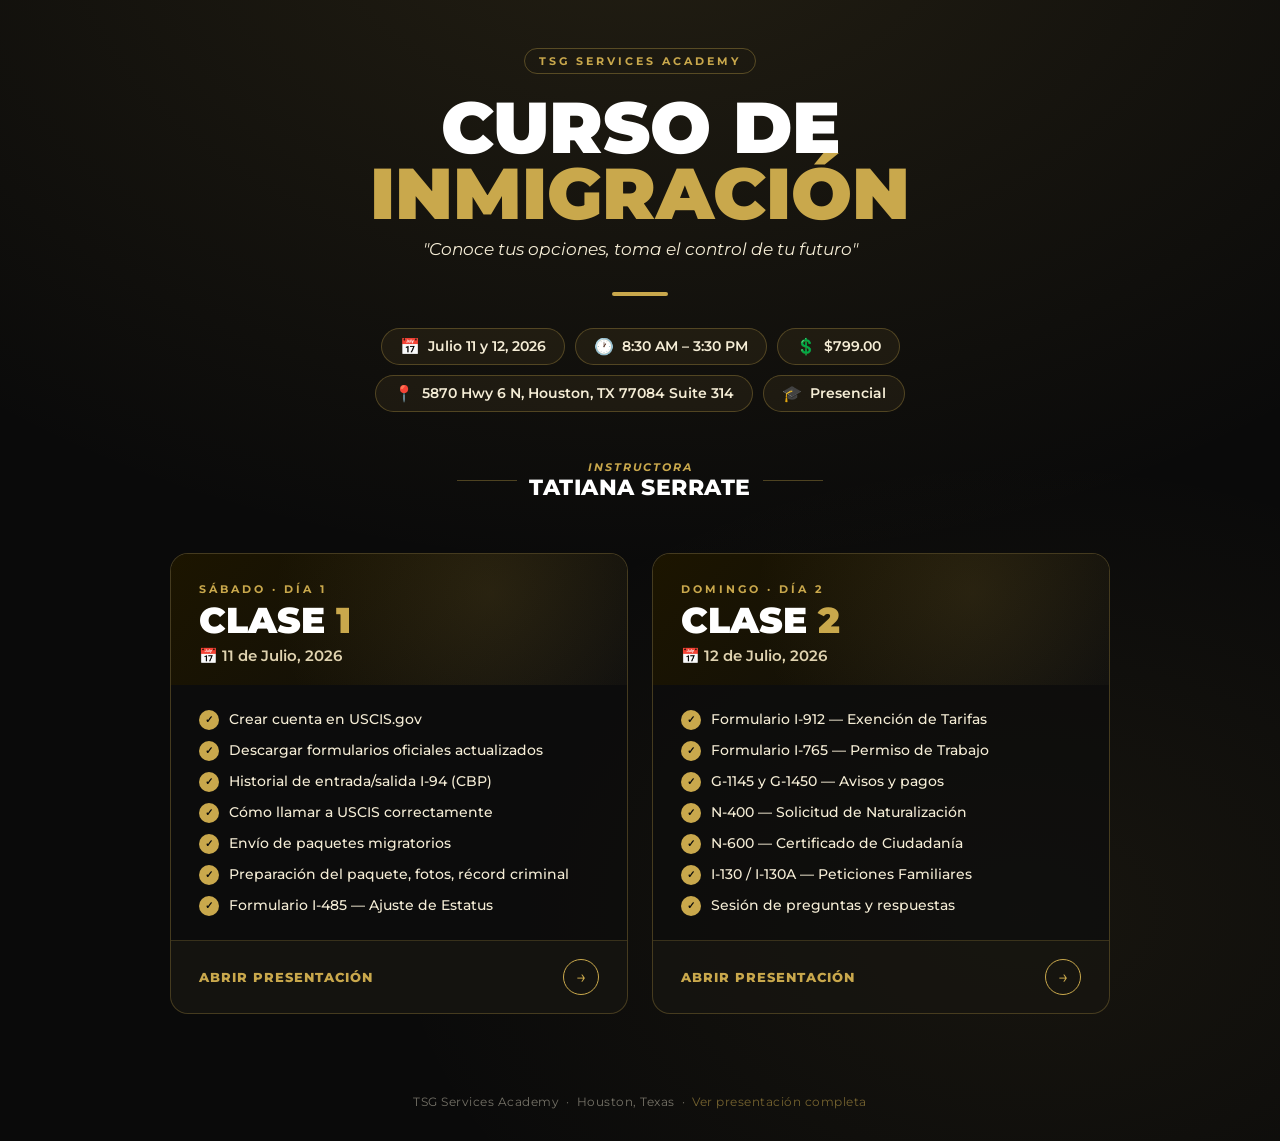
<file: presentacion_completa.html>
<!DOCTYPE html>
<html lang="es">
<head>
<meta charset="UTF-8">
<meta name="viewport" content="width=device-width, initial-scale=1.0">
<title>Redirigiendo…</title>
<meta http-equiv="refresh" content="0; url=./index.html">
<style>
  :root {
    --black: #0D0D0D;
    --gold: #C9A84C;
    --beige: #F5EDD6;
  }
  * { box-sizing:border-box; }
  body {
    margin:0; min-height:100vh; display:grid; place-items:center;
    background:radial-gradient(circle at top, #1b1607 0%, var(--black) 55%);
    color:var(--beige); font-family:'Montserrat',sans-serif;
  }
  main {
    width:min(560px, calc(100vw - 32px)); padding:32px;
    border:1px solid rgba(201,168,76,.35); border-radius:18px;
    background:rgba(0,0,0,.45); text-align:center;
  }
  h1 { margin:0 0 12px; color:var(--gold); font-size:clamp(26px, 5vw, 42px); text-transform:uppercase; }
  p { margin:0 0 16px; line-height:1.6; }
  a {
    display:inline-flex; align-items:center; justify-content:center;
    padding:12px 18px; border-radius:999px; border:1px solid var(--gold);
    color:var(--gold); text-decoration:none; font-weight:700;
  }
</style>
</head>
<body>
<main>
  <h1>Redirigiendo</h1>
  <p>La presentación ahora se publica desde <strong><a href="./index.html">index.html</a></strong> para GitHub Pages.</p>
  <p>Si no abre automáticamente, usa el botón de arriba.</p>
</main>
<script>
  const target = new URL('./index.html', window.location.href);
  target.hash = window.location.hash;
  window.location.replace(target);
</script>
</body>
</html>
</file>
<file: shared.css>
:root {
  --black: #0D0D0D;
  --dark: #141414;
  --gold: #C9A84C;
  --gold-lt: #E8C46A;
  --gold-dk: #9A7A2E;
  --beige: #F5EDD6;
  --beige-dk: #E0D3B0;
  --white: #FFFFFF;
}
* { margin:0; padding:0; box-sizing:border-box; }
html { -webkit-text-size-adjust:100%; text-size-adjust:100%; }
html, body { width:100%; height:100%; overflow:hidden; background:#0a0a0a; font-family:'Montserrat',sans-serif; color-scheme:dark; }

/* ── DECK ── */
.deck { width:100vw; height:100vh; position:relative; }
.slide { position:absolute; inset:0; display:none; overflow:hidden; }
.slide.active { display:flex; }
.slide:focus { outline:none; }

/* ── NAV ── */
.nav {
  position:fixed; bottom:18px; left:50%; transform:translateX(-50%);
  display:flex; align-items:center; gap:14px; z-index:999;
  background:rgba(13,13,13,.88); backdrop-filter:blur(8px);
  padding:8px 22px; border-radius:50px;
  border:1px solid rgba(201,168,76,.4);
}
.nav button {
  background:transparent; border:1.5px solid var(--gold); color:var(--gold);
  width:34px; height:34px; border-radius:50%; font-size:16px; cursor:pointer;
  display:flex; align-items:center; justify-content:center; transition:.2s;
}
.nav button:hover { background:var(--gold); color:var(--black); }
.nav .ctr { color:var(--beige); font-size:12px; font-weight:700; letter-spacing:1px; min-width:55px; text-align:center; }

/* ── SHARED ── */
.tag { font-size:11px; font-weight:700; letter-spacing:3px; text-transform:uppercase; color:var(--gold); margin-bottom:6px; }
.gold-bar { width:56px; height:4px; background:var(--gold); margin:12px 0 20px; }
.gold { color:var(--gold); }
.beige { color:var(--beige); }

.info-box {
  border:1.5px solid var(--gold); border-radius:8px; padding:10px 16px;
}
.info-box .lbl { font-size:11px; font-weight:700; letter-spacing:2px; color:var(--gold); text-transform:uppercase; margin-bottom:2px; }
.info-box .val { font-size:clamp(13px,1.8vw,20px); font-weight:800; color:var(--white); }

.check-row { display:flex; align-items:flex-start; gap:10px; margin-bottom:10px; }
.check-row .dot { width:20px; height:20px; background:var(--gold); border-radius:50%; flex-shrink:0; display:flex; align-items:center; justify-content:center; color:var(--black); font-size:11px; font-weight:900; margin-top:1px; }
.check-row .txt { font-size:clamp(11px,1.3vw,15px); color:var(--beige); font-weight:500; line-height:1.45; }

.num-row { display:flex; align-items:flex-start; gap:14px; margin-bottom:16px; }
.num-row .num { width:32px; height:32px; background:var(--gold); border-radius:6px; flex-shrink:0; display:flex; align-items:center; justify-content:center; color:var(--black); font-size:15px; font-weight:900; }
.num-row h4 { font-size:clamp(12px,1.35vw,15px); font-weight:700; color:var(--gold); text-transform:uppercase; margin-bottom:3px; }
.num-row p { font-size:clamp(11px,1.15vw,14px); color:var(--beige); line-height:1.45; }

.panel { background:rgba(201,168,76,.06); border:1.5px solid rgba(201,168,76,.3); border-radius:12px; padding:22px; display:flex; flex-direction:column; }
.panel h3 { font-size:clamp(13px,1.45vw,17px); font-weight:800; color:var(--gold); text-transform:uppercase; letter-spacing:.5px; margin-bottom:10px; }
.panel p { font-size:clamp(11px,1.15vw,14px); color:var(--beige); line-height:1.65; flex:1; }

.form-card { border:1.5px solid rgba(201,168,76,.3); border-radius:10px; padding:16px; background:rgba(201,168,76,.05); }
.form-card .fid { display:inline-block; background:var(--gold); color:var(--black); font-weight:900; font-size:clamp(12px,1.4vw,16px); padding:3px 10px; border-radius:4px; margin-bottom:8px; }
.form-card h4 { font-size:clamp(11px,1.12vw,14px); color:var(--white); font-weight:700; text-transform:uppercase; margin-bottom:6px; }
.form-card p { font-size:clamp(11px,1.05vw,14px); color:var(--beige); line-height:1.58; }

table.ftable { width:100%; border-collapse:collapse; font-size:clamp(11px,1.2vw,14px); }
table.ftable th { background:var(--gold); color:var(--black); font-weight:700; text-transform:uppercase; letter-spacing:.5px; padding:8px 12px; text-align:left; }
table.ftable td { padding:7px 12px; color:var(--beige); border-bottom:1px solid rgba(201,168,76,.12); font-weight:500; }
table.ftable tr:nth-child(even) td { background:rgba(201,168,76,.05); }
table.ftable td:first-child { color:var(--gold); font-weight:700; }

.link-btn {
  display:flex; align-items:center; gap:8px;
  background:var(--black); padding:10px 14px; border-radius:6px;
  text-decoration:none; font-size:clamp(11px,1.1vw,14px); font-weight:700;
  color:var(--gold); border:1px solid var(--gold); white-space:normal; line-height:1.35;
}
.link-btn:focus-visible,
.nav button:focus-visible {
  outline:2px solid var(--beige);
  outline-offset:2px;
}
.link-list { display:flex; flex-direction:column; gap:10px; }
.actions { display:flex; gap:12px; flex-wrap:wrap; }
.actions .link-btn { flex:1 1 280px; min-width:0; }
.preview-trigger {
  appearance:none; border:none; background:transparent; padding:0; margin:0;
  cursor:zoom-in; font:inherit; color:inherit;
}

/* ──────────────────────────────────────
   SLIDE 1 — PORTADA
────────────────────────────────────── */
#s1 { flex-direction:row; background:var(--black); }
#s1 .left { flex:1; display:flex; flex-direction:column; justify-content:center; padding:5% 6%; }
#s1 .right {
  width:40%; background:linear-gradient(140deg,#1c1500,#0d0d0d);
  display:flex; align-items:center; justify-content:center; position:relative; overflow:hidden;
}
#s1 .right::before { content:''; position:absolute; inset:0; background:radial-gradient(circle at 60% 50%,rgba(201,168,76,.15),transparent 70%); }
#s1 .hero-flyer {
  width:86%; max-height:calc(100% - 64px); display:block;
  border-radius:14px; box-shadow:0 0 60px rgba(201,168,76,0.2);
  position:relative; z-index:1; object-fit:contain;
}
#s1 .flyer-inner {
  position:relative; z-index:1; margin:32px;
  border:1px solid rgba(201,168,76,.35); border-radius:14px;
  padding:28px 24px; background:rgba(0,0,0,.5); text-align:center; width:calc(100% - 64px);
}
#s1 h1 { font-size:clamp(32px,5.5vw,72px); font-weight:900; text-transform:uppercase; color:var(--gold); line-height:.9; margin-bottom:6px; }
#s1 .subtitle { font-size:clamp(11px,1.3vw,15px); color:var(--beige); font-style:italic; margin-bottom:28px; }
#s1 .info-grid { display:grid; grid-template-columns:1fr 1fr; gap:10px; margin-bottom:20px; }
#s1 .inst-box { border:1.5px solid var(--gold); border-radius:8px; padding:12px 16px; margin-bottom:14px; }
#s1 .inst-box .il { font-size:10px; font-weight:700; letter-spacing:2px; color:var(--gold); text-transform:uppercase; font-style:italic; }
#s1 .inst-box .in { font-size:clamp(14px,1.8vw,22px); font-weight:800; color:var(--white); }
#s1 .addr { display:flex; align-items:center; gap:10px; font-size:clamp(10px,1.1vw,13px); color:var(--beige); }
#s1 .addr .pin { width:24px; height:24px; background:var(--gold); border-radius:50%; flex-shrink:0; display:flex; align-items:center; justify-content:center; font-size:11px; color:var(--black); }

/* ──────────────────────────────────────
   SLIDE 1B — PROMO FLYERS
────────────────────────────────────── */
#spromo { background:var(--black); }
#spromo .promo-wrap { display:flex; flex-direction:column; height:100%; padding:3% 5%; }
#spromo .promo-stack { flex:1; min-height:0; display:flex; flex-direction:column; gap:10px; overflow:hidden; padding-bottom:74px; }
#spromo .promo-row { flex:1; min-height:0; display:grid; gap:10px; }
#spromo .promo-row.top { grid-template-columns:repeat(4,minmax(0,1fr)); }
#spromo .promo-row.bottom { grid-template-columns:repeat(3,minmax(0,1fr)); width:min(76%,100%); align-self:center; }
#spromo .promo-card {
  min-width:0; min-height:0; display:flex; align-items:center; justify-content:center;
  background:#111; border-radius:10px; overflow:hidden;
  border:1px solid rgba(201,168,76,.3); box-shadow:0 4px 20px rgba(0,0,0,.4);
}
#spromo .promo-card.preview-trigger {
  position:relative; transition:transform .2s ease, border-color .2s ease, box-shadow .2s ease;
}
#spromo .promo-card.preview-trigger:hover,
#spromo .promo-card.preview-trigger:focus-visible {
  transform:translateY(-3px);
  border-color:rgba(232,196,106,.75);
  box-shadow:0 10px 28px rgba(0,0,0,.45);
}
#spromo .promo-card.preview-trigger::after {
  content:'Ampliar';
  position:absolute; right:10px; bottom:10px;
  padding:6px 10px; border-radius:999px;
  background:rgba(13,13,13,.84); border:1px solid rgba(201,168,76,.45);
  color:var(--beige); font-size:10px; font-weight:700; letter-spacing:1px;
  text-transform:uppercase; opacity:0; transform:translateY(6px); transition:.2s ease;
}
#spromo .promo-card.preview-trigger:hover::after,
#spromo .promo-card.preview-trigger:focus-visible::after {
  opacity:1; transform:translateY(0);
}
#spromo .promo-card img {
  width:100%; height:100%; display:block; padding:4px;
  object-fit:contain; object-position:center top; background:#111;
}

/* ──────────────────────────────────────
   PREVIEW MODAL
────────────────────────────────────── */
.lightbox[hidden] { display:none !important; }
.lightbox {
  position:fixed; inset:0; z-index:1200;
  display:flex; align-items:center; justify-content:center;
  padding:24px; background:rgba(0,0,0,.9); backdrop-filter:blur(10px);
}
.lightbox-backdrop { position:absolute; inset:0; }
.lightbox-panel {
  position:relative; z-index:1;
  width:min(92vw, 1120px); max-height:calc(100vh - 48px);
  display:grid; grid-template-columns:auto minmax(0,1fr) auto; align-items:center; gap:18px;
}
.lightbox-stage {
  min-width:0;
  padding:20px; border-radius:22px;
  background:linear-gradient(180deg, rgba(27,22,7,.96), rgba(13,13,13,.96));
  border:1px solid rgba(201,168,76,.26);
  box-shadow:0 18px 50px rgba(0,0,0,.42);
}
.lightbox-figure {
  display:flex; flex-direction:column; align-items:center; gap:14px;
}
.lightbox-image {
  display:block; width:auto; max-width:100%;
  max-height:min(76vh, 1200px); border-radius:16px; object-fit:contain;
  background:#0d0d0d;
}
.lightbox-meta {
  width:100%; display:flex; align-items:center; justify-content:space-between; gap:12px;
  color:var(--beige);
}
.lightbox-meta strong {
  display:block; font-size:clamp(14px, 1.4vw, 18px); color:var(--gold); text-transform:uppercase;
}
.lightbox-meta span {
  display:block; margin-top:2px; font-size:12px; letter-spacing:1px; text-transform:uppercase;
}
.lightbox-count {
  flex-shrink:0; padding:8px 12px; border-radius:999px;
  border:1px solid rgba(201,168,76,.35); background:rgba(0,0,0,.35);
  font-size:12px; font-weight:700; color:var(--beige);
}
.lightbox-close,
.lightbox-nav {
  width:48px; height:48px; border-radius:50%;
  border:1px solid rgba(201,168,76,.45); background:rgba(13,13,13,.85);
  color:var(--gold); cursor:pointer; font-size:20px; transition:.2s;
}
.lightbox-close:hover,
.lightbox-nav:hover,
.lightbox-close:focus-visible,
.lightbox-nav:focus-visible {
  background:var(--gold); color:var(--black); outline:none;
}
.lightbox-close {
  position:absolute; top:14px; right:14px; z-index:2;
}
@media (max-width:900px) {
  .lightbox { padding:16px; }
  .lightbox-panel { grid-template-columns:1fr; gap:12px; }
  .lightbox-stage { padding:16px 16px 18px; }
  .lightbox-nav-row {
    display:flex; align-items:center; justify-content:center; gap:12px;
  }
  .lightbox-nav.desktop { display:none; }
  .lightbox-image { max-height:62vh; }
  .lightbox-meta { flex-direction:column; align-items:flex-start; }
}
@media (min-width:901px) {
  .lightbox-nav-row { display:none; }
}

/* ──────────────────────────────────────
   SLIDE 2 — SOBRE TSG
────────────────────────────────────── */
#s2 { flex-direction:row; background:var(--black); }
#s2 .left { flex:1; display:flex; flex-direction:column; justify-content:center; padding:5% 6%; }
#s2 .left h2 { font-size:clamp(22px,4vw,50px); font-weight:900; text-transform:uppercase; line-height:1; color:var(--white); }
#s2 .right { width:44%; background:var(--beige); padding:5% 5%; display:flex; flex-direction:column; justify-content:center; position:relative; }
#s2 .right::before { content:''; position:absolute; top:0; left:0; right:0; height:5px; background:var(--gold); }
#s2 .bio { font-size:clamp(13px,1.5vw,18px); color:var(--black); line-height:1.75; border-left:4px solid var(--gold); padding-left:20px; margin-bottom:30px; }
#s2 .inst-tag { text-align:center; border-top:2px solid var(--gold-dk); padding-top:20px; }
#s2 .inst-tag .itl { font-size:10px; font-weight:700; letter-spacing:2px; color:#5B4314; text-transform:uppercase; font-style:italic; margin-bottom:4px; }
#s2 .inst-tag .itn { font-size:clamp(16px,2.4vw,26px); font-weight:900; color:var(--black); text-transform:uppercase; }

/* ──────────────────────────────────────
   SLIDE 3 — APRENDERÁS
────────────────────────────────────── */
#s3 { flex-direction:column; background:var(--black); padding:4% 6%; }
#s3 .audience {
  display:flex; align-items:center; gap:12px;
  background:rgba(201,168,76,.1); border:1.5px solid var(--gold);
  border-radius:8px; padding:12px 18px; margin-bottom:22px;
}
#s3 .audience p { font-size:clamp(11px,1.3vw,15px); color:var(--beige); font-weight:700; text-transform:uppercase; letter-spacing:.5px; }
#s3 .grid { display:grid; grid-template-columns:1fr 1fr; gap:0 50px; }

/* ──────────────────────────────────────
   SLIDE 4 — PROGRAMA
────────────────────────────────────── */
#s4 { flex-direction:column; background:var(--black); padding:3% 5%; }
#s4 .days { display:grid; grid-template-columns:1fr 1fr; gap:20px; flex:1; align-items:start; margin-top:16px; }
#s4 .day-hdr { background:var(--gold); padding:10px 16px; border-radius:8px 8px 0 0; display:flex; justify-content:space-between; align-items:center; }
#s4 .day-hdr h3 { font-size:clamp(13px,1.7vw,20px); font-weight:900; color:var(--black); text-transform:uppercase; }
#s4 .day-hdr .dt { font-size:clamp(11px,1.3vw,16px); font-weight:700; color:var(--black); }
#s4 .day-sub { background:rgba(201,168,76,.12); padding:7px 16px; font-size:clamp(11px,1.02vw,14px); color:var(--gold); font-style:italic; border-left:3px solid var(--gold); }
#s4 .day-body { background:rgba(201,168,76,.04); border:1.5px solid rgba(201,168,76,.25); border-top:none; border-radius:0 0 8px 8px; }

/* ──────────────────────────────────────
   SLIDE 5 — CLASE 1 OVERVIEW
────────────────────────────────────── */
#s5 { flex-direction:row; background:var(--black); }
#s5 .main { flex:1; display:flex; flex-direction:column; justify-content:flex-start; padding:3.5% 5%; }
#s5 .step-list { flex:1; min-height:0; display:flex; flex-direction:column; gap:8px; padding-top:4px; padding-bottom:74px; }
#s5 .step-card { margin-bottom:0; flex:1; align-items:center; padding:6px 12px; border-radius:8px; background:rgba(201,168,76,.04); }
#s5 .sidebar { width:clamp(260px,24vw,320px); background:var(--beige); padding:5% 5%; display:flex; flex-direction:column; justify-content:center; gap:14px; }
#s5 .sidebar h3 { font-size:clamp(11px,1.2vw,14px); font-weight:800; color:var(--black); text-transform:uppercase; letter-spacing:1px; margin-bottom:6px; }
#s5 .sidebar .link-btn {
  justify-content:flex-start;
  gap:8px;
  padding:12px 14px;
  white-space:nowrap;
  font-size:clamp(10px,.95vw,13px);
}
#s5 .sidebar .link-btn .link-icon { flex:0 0 auto; }
#s5 .sidebar .link-btn .link-label { min-width:0; white-space:nowrap; letter-spacing:0; }

/* ──────────────────────────────────────
   SLIDE 6 — CUENTA USCIS + FORMULARIOS
────────────────────────────────────── */
#s6 { flex-direction:column; background:var(--dark); padding:4% 6%; }
#s6 .panels { display:grid; grid-template-columns:1fr 1fr; gap:20px; flex:1; margin-top:16px; }

/* ──────────────────────────────────────
   SLIDE 7 — I-94 & EOIR
────────────────────────────────────── */
#s7 { flex-direction:column; background:var(--black); padding:4% 6%; }
#s7 .panels { display:grid; grid-template-columns:1fr 1fr; gap:20px; flex:1; margin-top:16px; }

/* ──────────────────────────────────────
   SLIDE 8 — LLAMAR A USCIS
────────────────────────────────────── */
#s8 { flex-direction:row; background:var(--black); }
#s8 .left { flex:1; display:flex; flex-direction:column; justify-content:center; padding:4% 5%; }
#s8 .right { width:36%; display:flex; flex-direction:column; justify-content:center; padding:4% 4% 4% 0; gap:14px; }
.phone-box { background:var(--gold); border-radius:14px; padding:28px; text-align:center; }
.phone-box .phl { font-size:11px; font-weight:700; letter-spacing:3px; text-transform:uppercase; color:var(--black); margin-bottom:8px; }
.phone-box .phnum { font-size:clamp(22px,3.5vw,42px); font-weight:900; color:var(--black); letter-spacing:2px; }

/* ──────────────────────────────────────
   SLIDE 9 — ENVÍO DE PAQUETES
────────────────────────────────────── */
#s9 { flex-direction:column; background:var(--black); padding:4% 6%; }
#s9 .factors { display:grid; grid-template-columns:repeat(2,1fr); gap:16px; flex:1; margin-top:16px; }
#s9 .actions { margin-top:14px; padding-bottom:74px; }
.factor { background:rgba(201,168,76,.06); border:1.5px solid rgba(201,168,76,.28); border-radius:10px; padding:20px; }
.factor .fnum { font-size:36px; font-weight:900; color:rgba(201,168,76,.18); line-height:1; margin-bottom:8px; }
.factor h4 { font-size:clamp(13px,1.35vw,16px); font-weight:700; color:var(--gold); text-transform:uppercase; margin-bottom:6px; }
.factor p { font-size:clamp(11px,1.12vw,14px); color:var(--beige); line-height:1.55; }

/* ──────────────────────────────────────
   SLIDE 10 — PREPARACIÓN
────────────────────────────────────── */
#s10 { flex-direction:column; background:var(--black); padding:4% 6%; }
#s10 .prep { display:grid; grid-template-columns:repeat(2,1fr); gap:16px; flex:1; margin-top:16px; }
.prep-card { border:1.5px solid rgba(201,168,76,.3); border-radius:10px; padding:20px; }
.prep-card .picon { font-size:26px; margin-bottom:8px; }
.prep-card h4 { font-size:clamp(12px,1.32vw,16px); font-weight:700; color:var(--gold); text-transform:uppercase; margin-bottom:10px; }
.prep-card ul { list-style:none; }
.prep-card ul li { font-size:clamp(11px,1.14vw,14px); color:var(--beige); line-height:1.58; padding:2px 0 2px 16px; position:relative; }
.prep-card ul li::before { content:'•'; color:var(--gold); position:absolute; left:0; font-weight:700; }

/* ──────────────────────────────────────
   SLIDE 11 — I-485
────────────────────────────────────── */
#s11 { flex-direction:row; background:var(--black); }
#s11 .left { flex:1; display:flex; flex-direction:column; justify-content:center; padding:5% 6%; }
#s11 .right { width:40%; background:var(--beige); padding:5%; display:flex; flex-direction:column; justify-content:center; gap:22px; position:relative; }
#s11 .right::before { content:''; position:absolute; top:0; left:0; right:0; height:5px; background:var(--gold); }
#s11 .right h3 { font-size:clamp(11px,1.3vw,15px); font-weight:800; color:var(--black); text-transform:uppercase; letter-spacing:.5px; margin-bottom:8px; }
#s11 .right ul { list-style:none; }
#s11 .right ul li { font-size:clamp(11px,1.2vw,15px); color:#333; padding:3px 0 3px 20px; position:relative; line-height:1.45; }
#s11 .right ul li::before { content:'✓'; color:var(--gold-dk); position:absolute; left:0; font-weight:900; }
.form-badge { display:inline-flex; align-items:center; justify-content:center; background:var(--gold); color:var(--black); font-weight:900; font-size:clamp(28px,4.5vw,56px); padding:14px 26px; border-radius:10px; margin-bottom:16px; letter-spacing:2px; }

/* ──────────────────────────────────────
   SLIDE 12 — FORMULARIOS CLASE 2
────────────────────────────────────── */
#s12 { flex-direction:column; background:var(--black); padding:3% 5%; }
#s12 .forms-grid { display:grid; grid-template-columns:repeat(3,1fr); gap:14px; flex:1; margin-top:16px; }

/* ──────────────────────────────────────
   SLIDE 13 — I-130 / I-130A
────────────────────────────────────── */
#s13 { flex-direction:column; background:var(--black); padding:4% 6%; }
#s13 .content { display:grid; grid-template-columns:1fr 1fr 1fr; gap:18px; flex:1; margin-top:16px; }
#s13 .proofs { background:rgba(201,168,76,.07); border:1.5px solid var(--gold); border-radius:10px; padding:20px; }
#s13 .proofs h3 { font-size:clamp(12px,1.32vw,15px); font-weight:800; color:var(--gold); text-transform:uppercase; margin-bottom:12px; }

/* ──────────────────────────────────────
   SLIDE 14 — N-400 vs N-600
────────────────────────────────────── */
#s14 { flex-direction:column; background:var(--black); padding:4% 6%; }
#s14 .compare { display:grid; grid-template-columns:1fr 1fr; gap:20px; flex:1; margin-top:16px; }
.cmp-col { border-radius:10px; overflow:hidden; }
.cmp-hdr { background:var(--gold); padding:14px 20px; text-align:center; }
.cmp-hdr h3 { font-size:clamp(20px,3.5vw,40px); font-weight:900; color:var(--black); }
.cmp-body { background:rgba(201,168,76,.06); border:1.5px solid rgba(201,168,76,.3); border-top:none; border-radius:0 0 10px 10px; padding:20px; }
.cmp-body .cmp-sub { font-size:clamp(12px,1.2vw,15px); font-weight:700; color:var(--white); margin-bottom:10px; }
.dot-neg { background:#555 !important; color:var(--white) !important; }

/* ──────────────────────────────────────
   SLIDE 15 — DIRECTORIO
────────────────────────────────────── */
#s15 { flex-direction:column; background:var(--black); padding:3.5% 5.5%; }
#s15 .dir { display:grid; grid-template-columns:2fr 1fr; gap:28px; flex:1; margin-top:16px; align-items:start; }
#s15 .res h3 { font-size:clamp(12px,1.3vw,15px); font-weight:800; color:var(--gold); text-transform:uppercase; margin-bottom:12px; }

/* ──────────────────────────────────────
   SLIDE 16 — CIERRE
────────────────────────────────────── */
#s16 { flex-direction:row; background:var(--black); }
#s16 .left { flex:1; display:flex; flex-direction:column; align-items:center; justify-content:center; padding:5%; text-align:center; }
#s16 .right { width:42%; background:linear-gradient(140deg,#1c1500,#0d0d0d); display:flex; align-items:center; justify-content:center; padding:5%; position:relative; }
#s16 .right::before { content:''; position:absolute; inset:0; background:radial-gradient(circle at 50% 50%,rgba(201,168,76,.12),transparent 70%); }
.cupos-box { border:3px solid var(--gold); border-radius:12px; padding:28px 40px; margin-bottom:22px; }
.cupos-box .cql { font-size:clamp(11px,1.22vw,14px); font-weight:700; letter-spacing:3px; color:var(--beige); text-transform:uppercase; margin-bottom:4px; }
.cupos-box .cqn { font-size:clamp(56px,9vw,110px); font-weight:900; color:var(--gold); line-height:1; }
.cupos-box .cqs { font-size:clamp(13px,1.8vw,20px); font-weight:700; color:var(--white); text-transform:uppercase; }
.closing-card { background:rgba(201,168,76,.08); border:1.5px solid rgba(201,168,76,.3); border-radius:10px; padding:20px 28px; }
.closing-card p { font-size:clamp(12px,1.22vw,16px); color:var(--beige); margin-bottom:5px; line-height:1.5; }
.closing-card .cn { font-size:clamp(15px,2vw,24px); font-weight:800; color:var(--white); text-transform:uppercase; }
.cta { font-size:clamp(14px,2vw,24px); font-weight:900; color:var(--gold); text-transform:uppercase; letter-spacing:1px; margin-bottom:6px; }
.cta-sub { font-size:clamp(12px,1.32vw,16px); color:var(--beige); font-style:italic; }
#s16 .closing-eyebrow {
  font-size:10px; font-weight:700; letter-spacing:2px; color:var(--gold);
  text-transform:uppercase; font-style:italic;
}
#s16 .closing-address {
  margin-top:8px; font-size:clamp(10px,1.04vw,13px);
}
#s16 .promo-shell {
  position:relative; z-index:1; border:1px solid rgba(201,168,76,.35); border-radius:14px;
  padding:32px 26px; background:rgba(0,0,0,.5); text-align:center; width:100%;
}
#s16 .promo-shell .academy-eyebrow {
  color:var(--gold); font-size:11px; font-weight:700; letter-spacing:3px;
  text-transform:uppercase; margin-bottom:10px;
}
#s16 .promo-shell .academy-subtitle {
  color:var(--beige); font-size:clamp(10px,1.04vw,13px); margin-bottom:20px; font-style:italic;
}
#s16 .promo-shell .availability-eyebrow {
  font-size:10px; font-weight:700; letter-spacing:2px; text-transform:uppercase; color:var(--black);
}
#s16 .promo-shell .coach-eyebrow {
  font-size:10px; color:var(--gold); font-style:italic; font-weight:600; letter-spacing:1px;
}
#s16 .promo-shell .address-note {
  font-size:clamp(10px,1vw,12px); color:var(--beige); line-height:1.4;
}

#s4 .days > div,
#s6 .panels > div,
#s7 .panels > div,
#s12 .forms-grid > div,
#s13 .content > div,
#s14 .compare > div,
#s15 .dir > * { min-width:0; }

@media (max-width:1024px) {
  .nav { bottom:12px; }
  #s5 .main { padding-right:4%; }
  #s5 .sidebar { width:250px; padding:4% 3.5%; }
  #s5 .step-list { gap:6px; padding-bottom:82px; }
  #s5 .step-card { padding:6px 10px; }
  #s5 .num-row h4 { font-size:12px; }
  #s5 .num-row p { font-size:11px; }
  #s9 .actions { flex-direction:column; padding-bottom:82px; }
  #s9 .actions .link-btn { flex-basis:auto; }
}

/* ── NAV EXTRAS (home + class switcher) ── */
#homeBtn:hover { background:var(--gold) !important; color:var(--black) !important; }
#otherClassBtn:hover { background:var(--gold); color:var(--black); }
</file>
